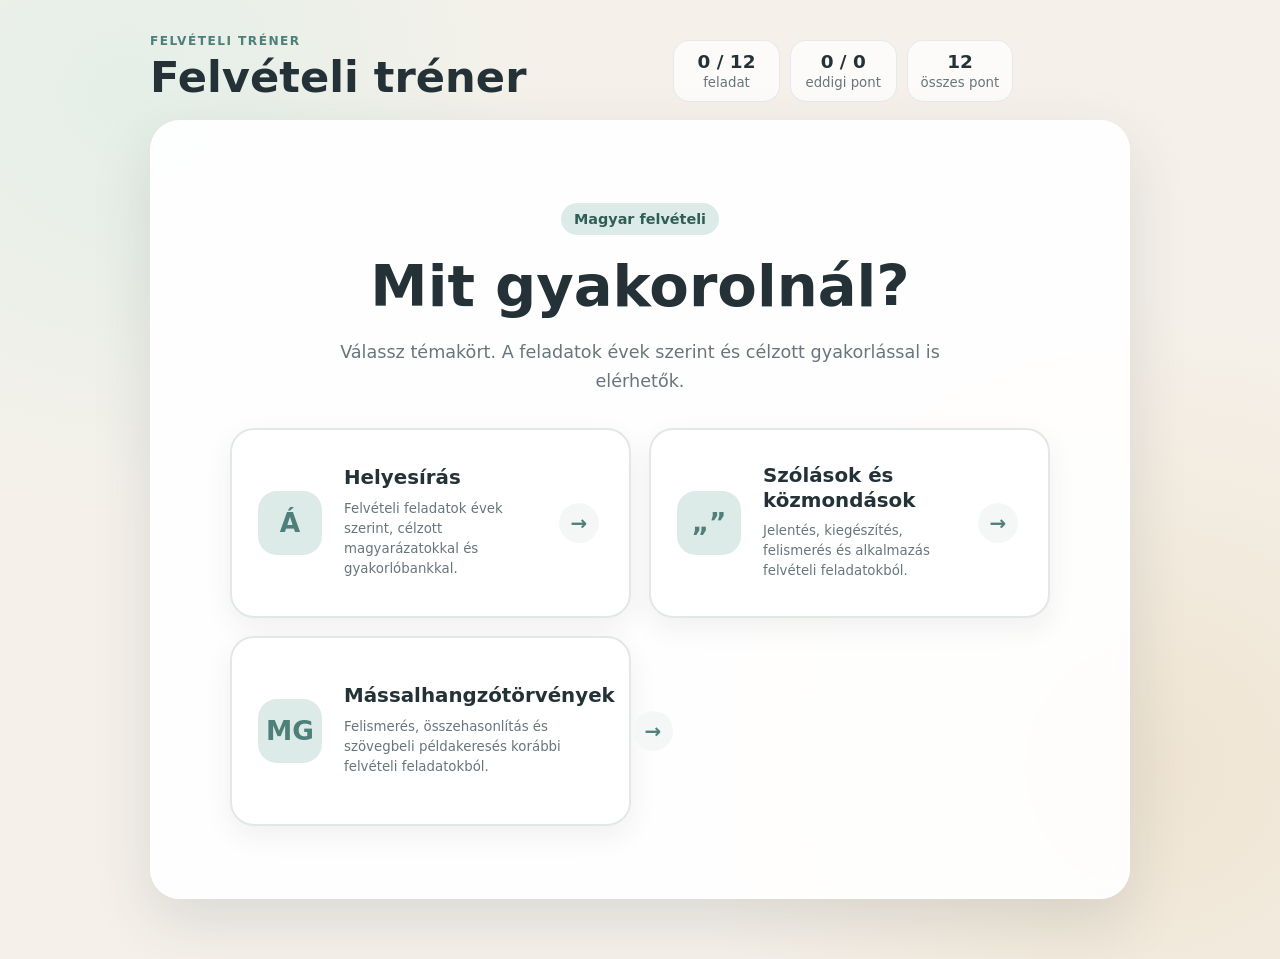
<file: index.html>
<!doctype html>
<html lang="hu">
<head>
  <meta charset="utf-8">
  <meta name="viewport" content="width=device-width, initial-scale=1">
  <title>Felvételi tréner – Helyesírás</title>
  <link rel="stylesheet" href="styles.css">
  <link rel="stylesheet" href="learning.css">
  <link rel="stylesheet" href="practice.css">
  <link rel="stylesheet" href="modules.css">
</head>
<body>
  <div class="app-shell">
    <header class="topbar">
      <div>
        <p class="eyebrow">Felvételi tréner</p>
        <h1>Helyesírás</h1>
      </div>
      <div class="scoreboard" aria-label="Haladás, pontszám és jutalom" hidden>
        <div><span id="progressText">0 / 12</span><small>feladat</small></div>
        <div><span id="scoreText">0 / 0</span><small>eddigi pont</small></div>
        <div><span id="totalText">12</span><small>összes pont</small></div>
      </div>
    </header>

    <div class="progress-track" aria-hidden="true" hidden><div id="progressBar"></div></div>

    <main id="app" class="card" aria-live="polite"></main>
  </div>

  <script src="categories/registry.js"></script>
  <script src="module-router.js"></script>
</body>
</html>
</file>
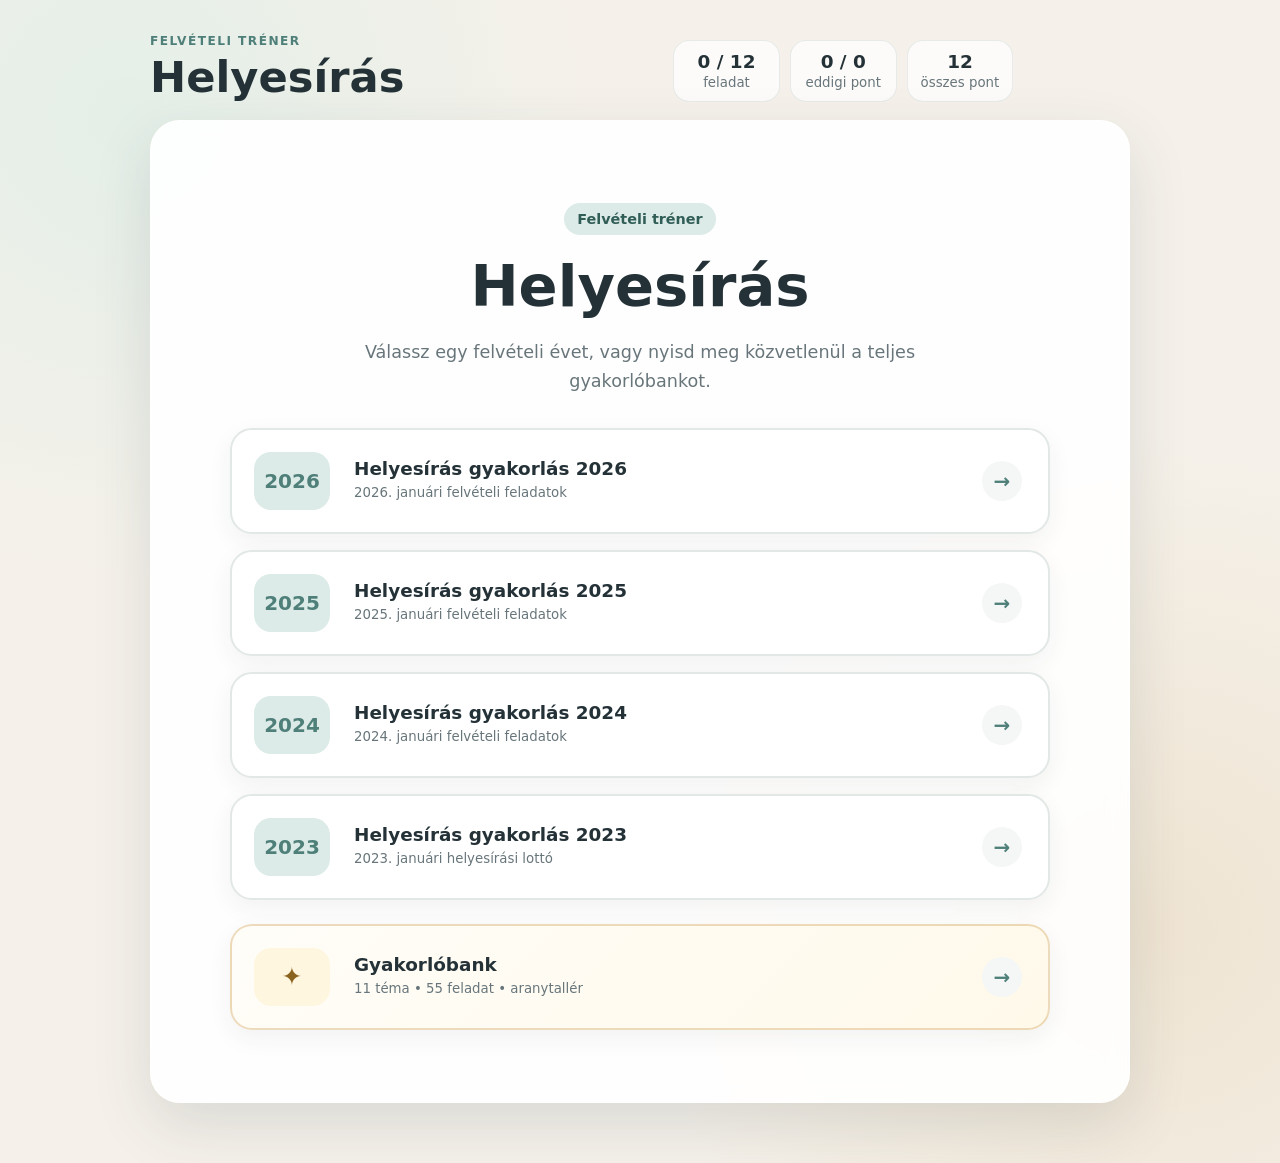
<file: scorm-2025-build/index.html>
<!doctype html>
<html lang="hu">
<head>
  <meta charset="utf-8">
  <meta name="viewport" content="width=device-width, initial-scale=1">
  <title>Felvételi tréner – Helyesírás</title>
  <link rel="stylesheet" href="styles.css">
  <link rel="stylesheet" href="learning.css">
  <link rel="stylesheet" href="practice.css">
  <link rel="stylesheet" href="modules.css">
</head>
<body>
  <div class="app-shell">
    <header class="topbar">
      <div>
        <p class="eyebrow">Felvételi tréner</p>
        <h1>Helyesírás</h1>
      </div>
      <div class="scoreboard" aria-label="Haladás, pontszám és jutalom" hidden>
        <div><span id="progressText">0 / 12</span><small>feladat</small></div>
        <div><span id="scoreText">0 / 0</span><small>eddigi pont</small></div>
        <div><span id="totalText">12</span><small>összes pont</small></div>
      </div>
    </header>

    <div class="progress-track" aria-hidden="true" hidden><div id="progressBar"></div></div>

    <main id="app" class="card" aria-live="polite"></main>
  </div>

  <script src="module-router.js"></script>
</body>
</html>
</file>
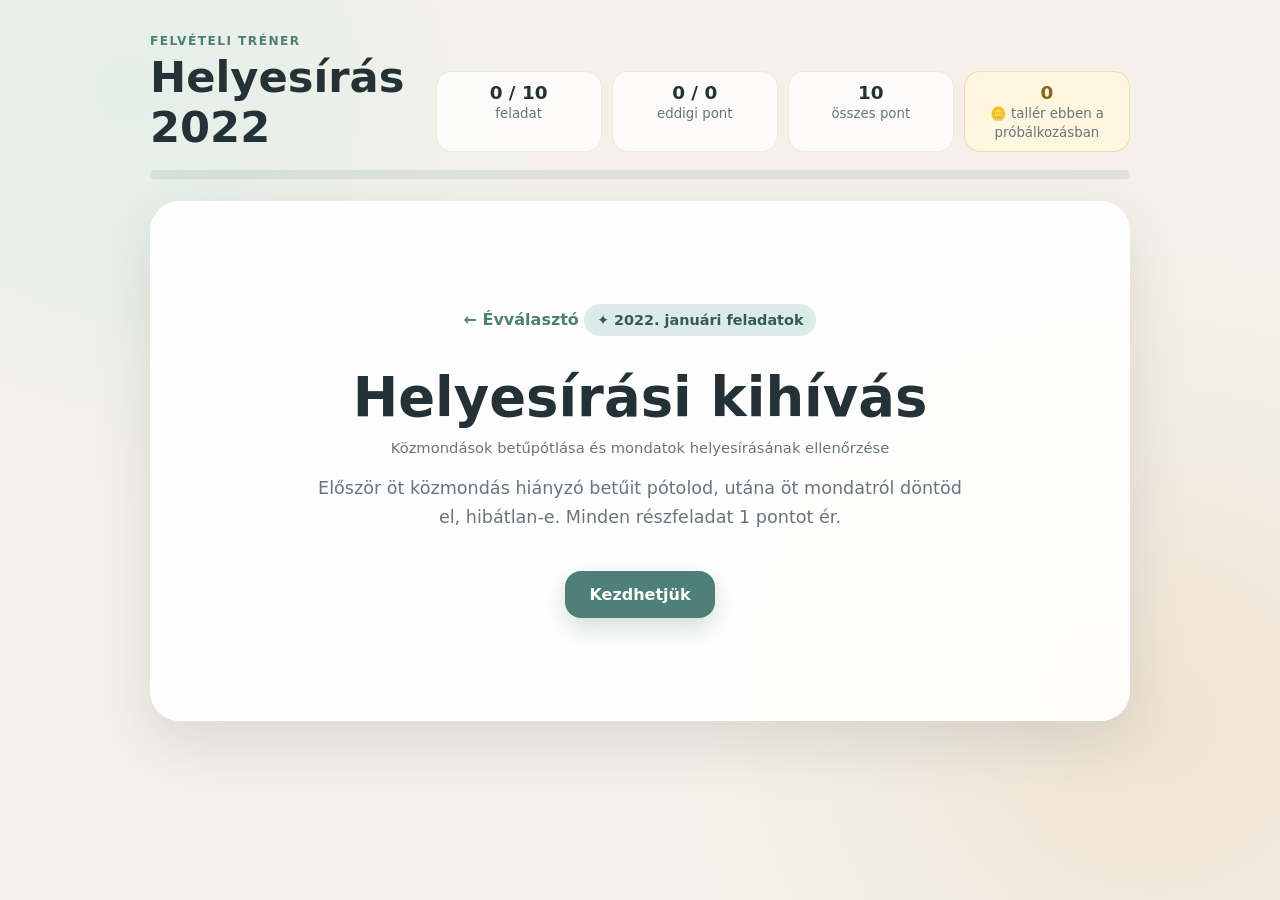
<file: launch-2022.html>
<!doctype html>
<html lang="hu">
<head><meta charset="utf-8"><title>Helyesírás 2022</title></head>
<body>
<script>window.location.replace("index.html?module=2022");</script>
<noscript><a href="index.html?module=2022">Helyesírás 2022 indítása</a></noscript>
</body>
</html>
</file>
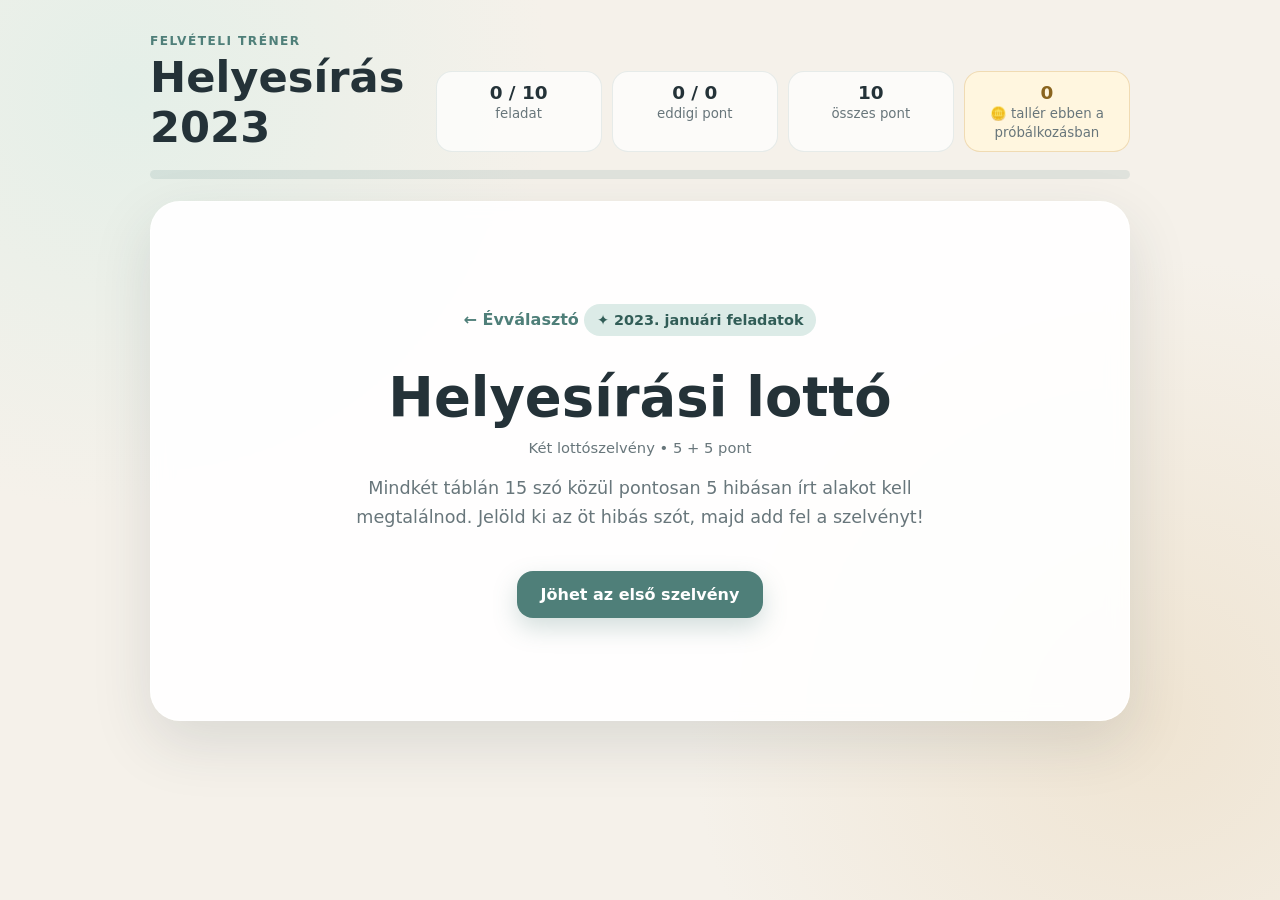
<file: launch-2023.html>
<!doctype html>
<html lang="hu">
<head><meta charset="utf-8"><title>Helyesírás 2023</title></head>
<body>
<script>window.location.replace("index.html?module=2023");</script>
<noscript><a href="index.html?module=2023">Helyesírás 2023 indítása</a></noscript>
</body>
</html>
</file>
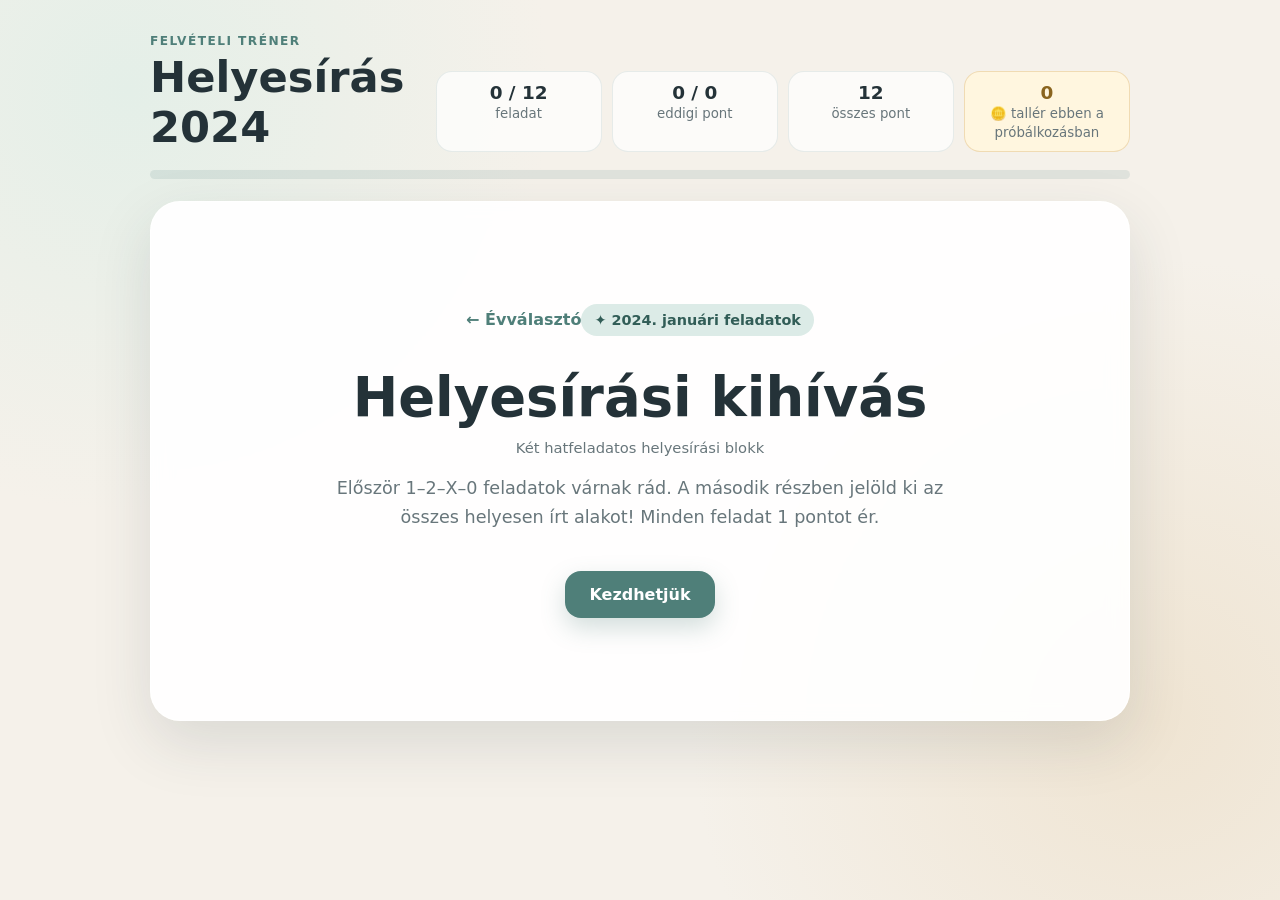
<file: launch-2024.html>
<!doctype html>
<html lang="hu">
<head><meta charset="utf-8"><title>Helyesírás 2024</title></head>
<body>
<script>window.location.replace("index.html?module=2024");</script>
<noscript><a href="index.html?module=2024">Helyesírás 2024 indítása</a></noscript>
</body>
</html>
</file>
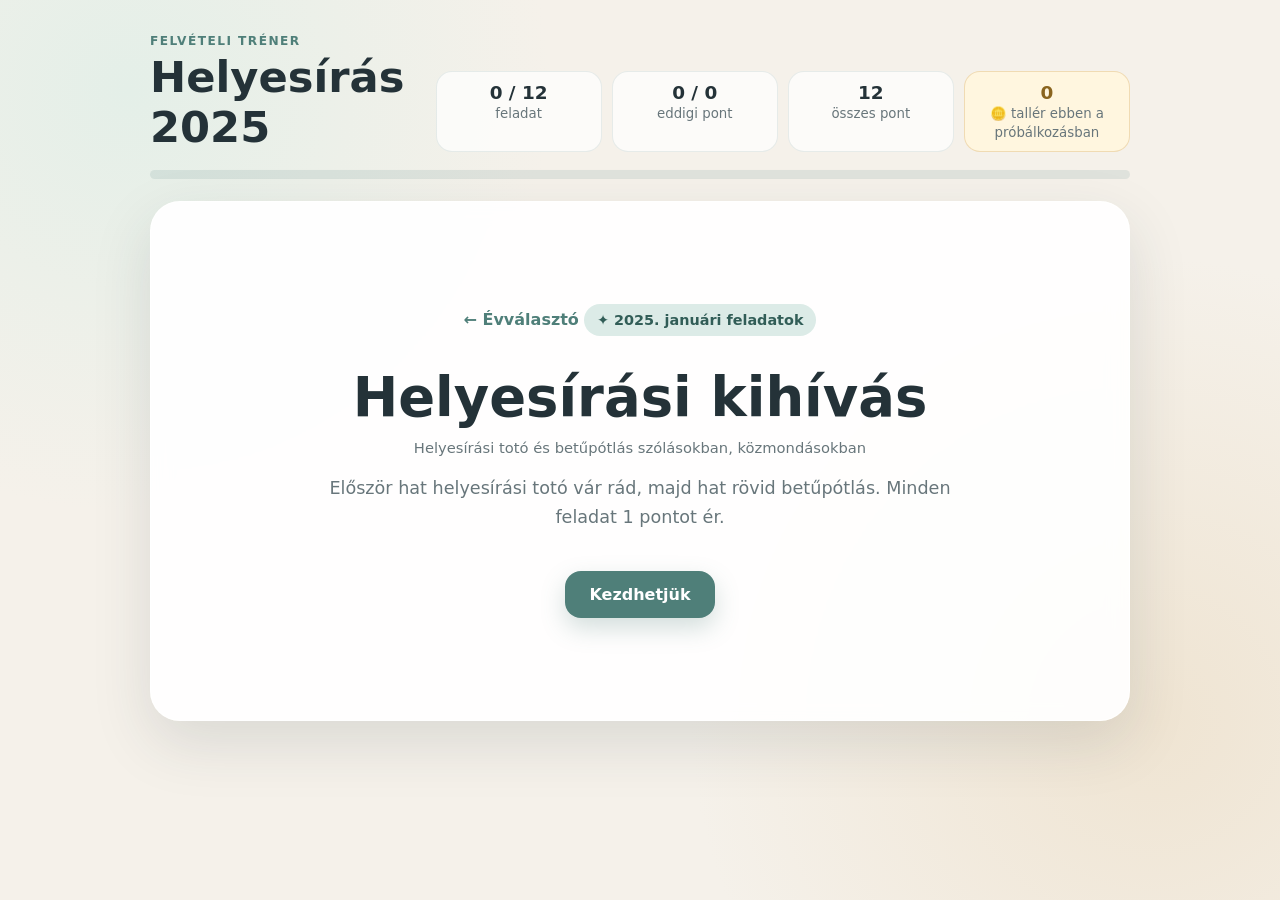
<file: launch-2025.html>
<!doctype html>
<html lang="hu">
<head><meta charset="utf-8"><title>Helyesírás 2025</title></head>
<body>
<script>window.location.replace("index.html?module=2025");</script>
<noscript><a href="index.html?module=2025">Helyesírás 2025 indítása</a></noscript>
</body>
</html>
</file>
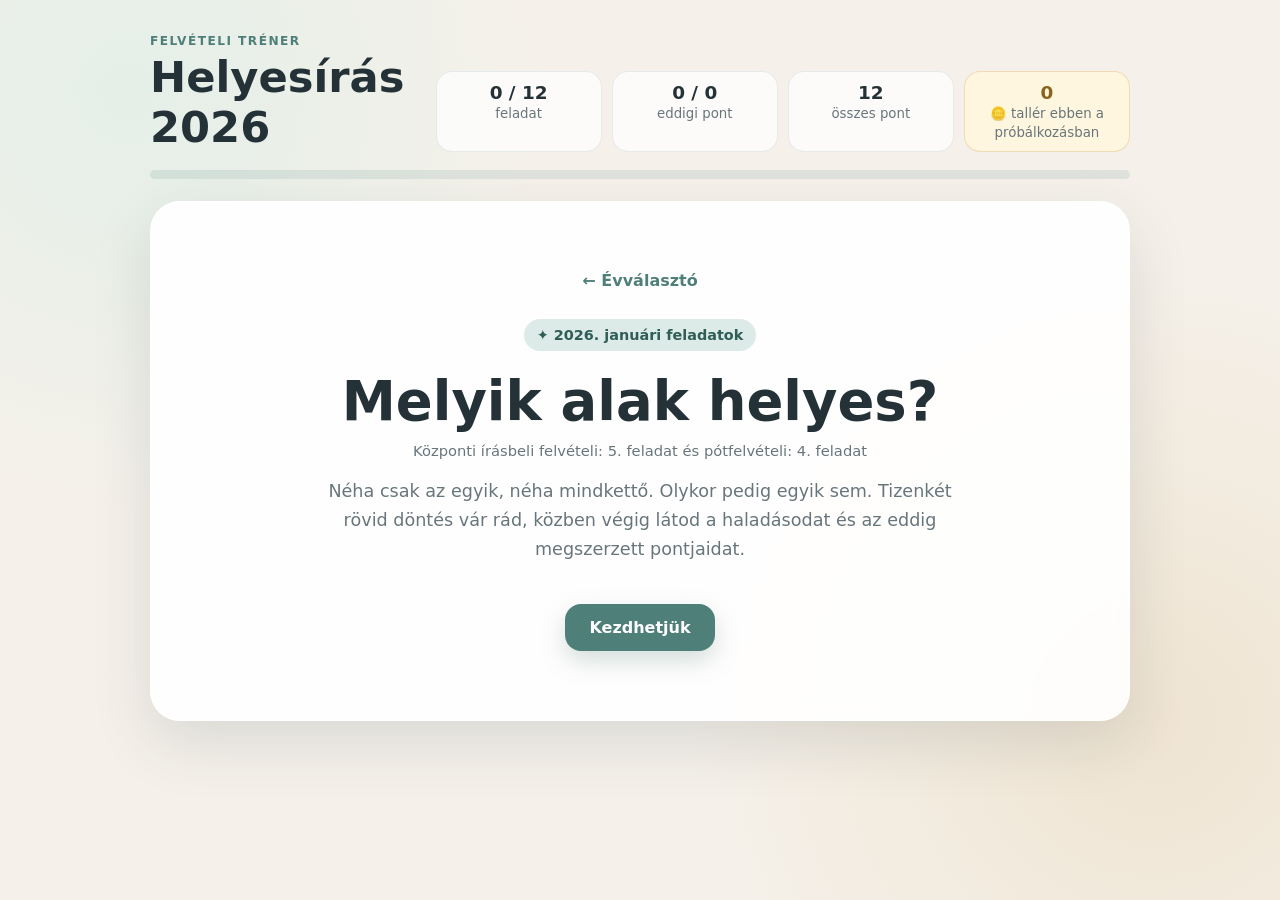
<file: launch-2026.html>
<!doctype html>
<html lang="hu">
<head><meta charset="utf-8"><title>Helyesírás 2026</title></head>
<body>
<script>window.location.replace("index.html?module=2026");</script>
<noscript><a href="index.html?module=2026">Helyesírás 2026 indítása</a></noscript>
</body>
</html>
</file>
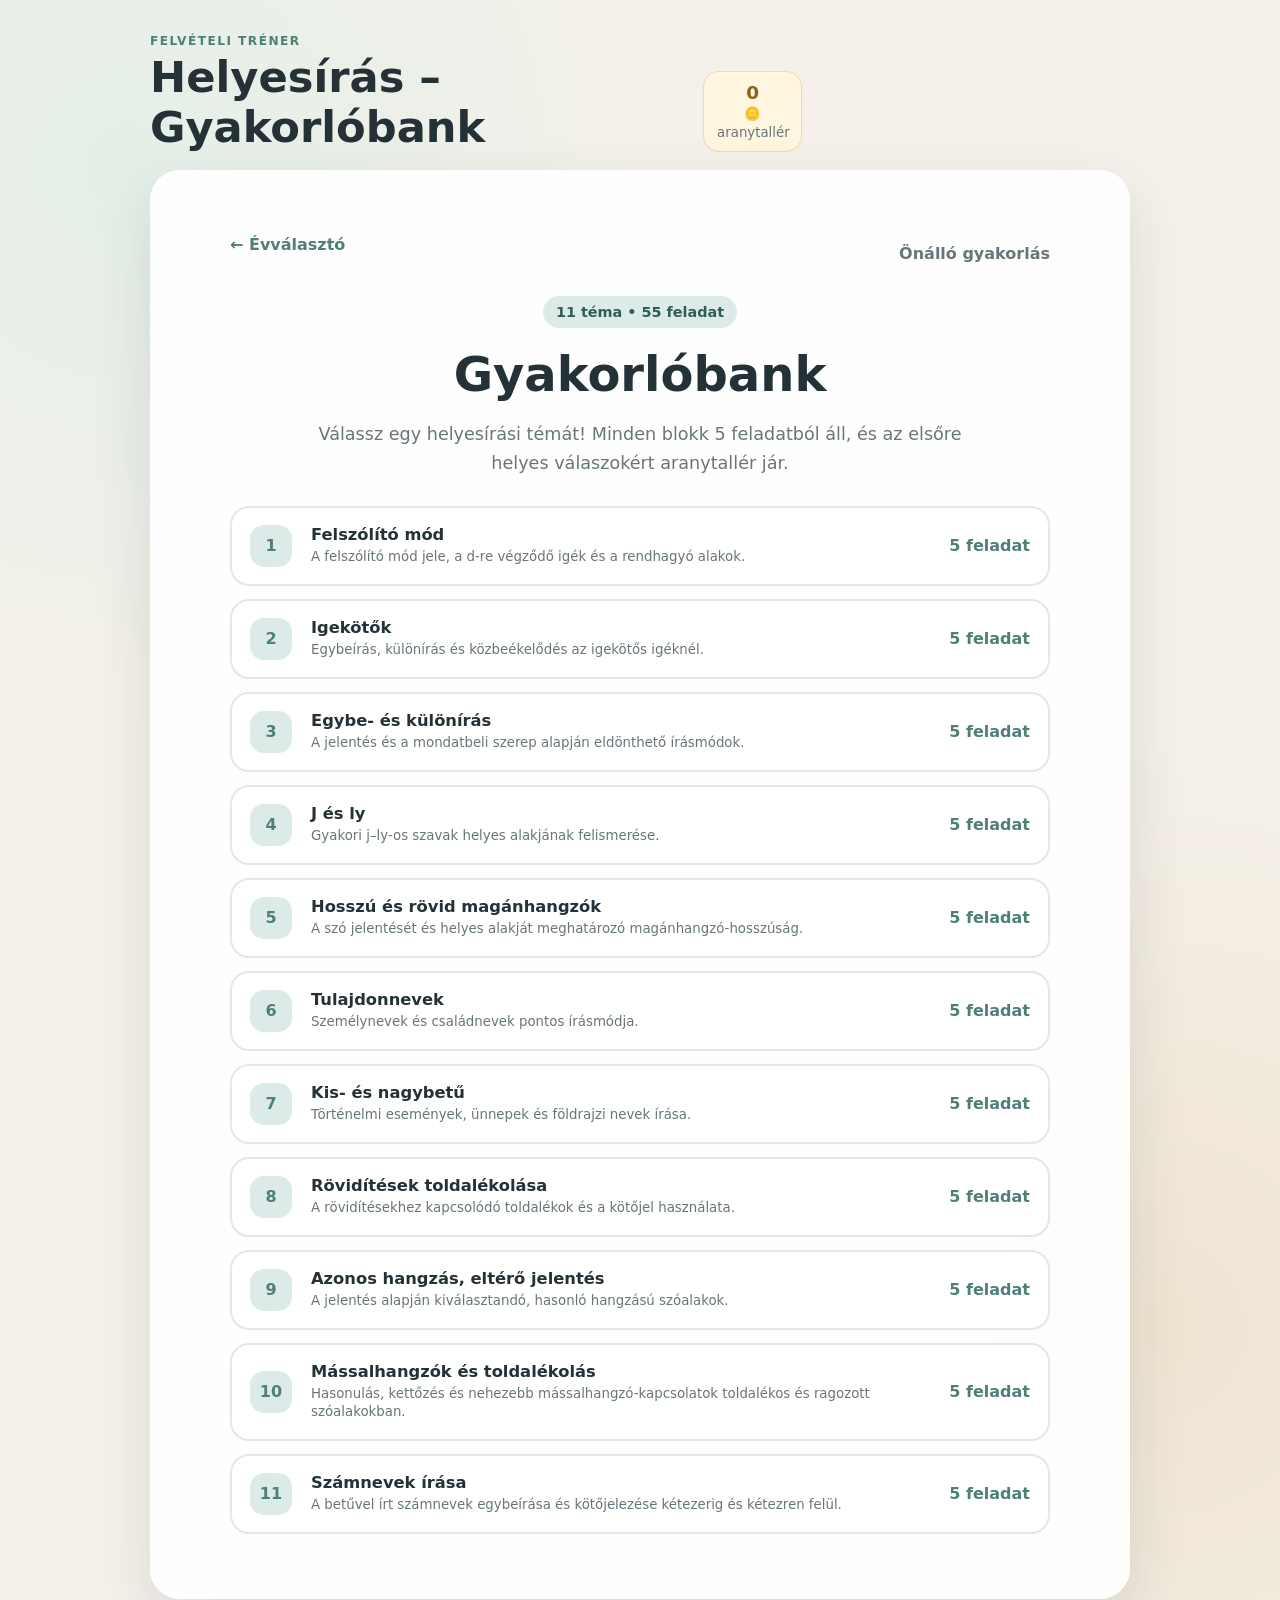
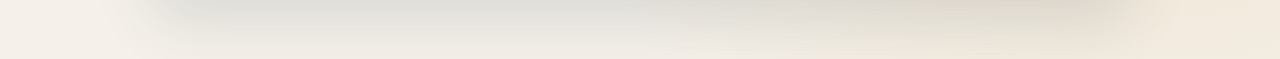
<file: launch-practice.html>
<!doctype html>
<html lang="hu">
<head><meta charset="utf-8"><title>Helyesírási gyakorlóbank</title></head>
<body>
<script>window.location.replace("index.html?module=practice");</script>
<noscript><a href="index.html?module=practice">Helyesírási gyakorlóbank indítása</a></noscript>
</body>
</html>
</file>
<file: styles.css>
:root {
  --bg: #f5f1ea;
  --surface: rgba(255,255,255,.92);
  --ink: #243238;
  --muted: #68767b;
  --accent: #4f7f79;
  --accent-soft: #dcebe7;
  --gold: #c89443;
  --gold-soft: #fff6df;
  --danger: #b85b55;
  --danger-soft: #fff0ed;
  --shadow: 0 22px 60px rgba(41,55,58,.13);
  font-family: Inter, ui-sans-serif, system-ui, -apple-system, BlinkMacSystemFont, "Segoe UI", sans-serif;
}
* { box-sizing: border-box; }
body {
  margin: 0;
  min-height: 100vh;
  color: var(--ink);
  background:
    radial-gradient(circle at 10% 10%, #e4efe8 0, transparent 30%),
    radial-gradient(circle at 90% 80%, #efe4d2 0, transparent 34%),
    var(--bg);
}
button { font: inherit; }
.app-shell { width: min(980px, calc(100% - 32px)); margin: 0 auto; padding: 34px 0 60px; }
.topbar { display: flex; justify-content: space-between; gap: 24px; align-items: end; margin-bottom: 18px; }
.eyebrow { margin: 0 0 4px; color: var(--accent); font-weight: 800; text-transform: uppercase; letter-spacing: .12em; font-size: .76rem; }
h1 { margin: 0; font-size: clamp(1.8rem, 4vw, 2.7rem); }
.scoreboard { display: grid; grid-template-columns: repeat(3, minmax(92px,1fr)); gap: 10px; }
.scoreboard div { background: rgba(255,255,255,.7); border: 1px solid rgba(79,127,121,.13); border-radius: 16px; padding: 10px 13px; text-align: center; }
.scoreboard span { display: block; font-weight: 850; font-size: 1.15rem; }
.scoreboard small { color: var(--muted); }
.progress-track { height: 9px; background: rgba(79,127,121,.13); border-radius: 999px; overflow: hidden; margin-bottom: 22px; }
.progress-track div { width: 0; height: 100%; background: linear-gradient(90deg, var(--accent), #7ca69d); border-radius: inherit; transition: width .28s ease; }
.card { min-height: 520px; background: var(--surface); border: 1px solid rgba(255,255,255,.85); border-radius: 30px; box-shadow: var(--shadow); padding: clamp(28px, 6vw, 64px); backdrop-filter: blur(10px); }
.hero { display: grid; place-items: center; text-align: center; min-height: 390px; }
.hero-inner { max-width: 650px; }
.badge { display: inline-flex; align-items: center; gap: 8px; background: var(--accent-soft); color: #315d57; border-radius: 999px; padding: 8px 13px; font-weight: 750; font-size: .9rem; }
.hero h2, .question h2, .result h2 { font-size: clamp(2rem, 5vw, 3.4rem); margin: 22px 0 14px; line-height: 1.06; }
.lead { color: var(--muted); font-size: 1.1rem; line-height: 1.65; }
.source-note, .task-source { color: var(--muted); font-size: .92rem; }
.source-note { margin: -2px 0 18px; }
.task-source { margin: 16px 0 0; text-align: center; }
.primary, .secondary, .answer, .nav-btn { border: 0; border-radius: 16px; cursor: pointer; transition: transform .16s ease, box-shadow .16s ease, background .16s ease; }
.primary { margin-top: 22px; padding: 14px 24px; background: var(--accent); color: white; font-weight: 800; box-shadow: 0 10px 25px rgba(79,127,121,.25); }
.secondary { padding: 14px 24px; background: #edf1ef; color: var(--ink); font-weight: 800; }
.primary:hover, .answer:hover, .nav-btn:hover, .secondary:hover { transform: translateY(-2px); }
.question-head { display: flex; justify-content: space-between; gap: 16px; color: var(--muted); font-weight: 700; }
.question { text-align: center; }
.question h2 { font-size: clamp(1.65rem, 4vw, 2.6rem); margin-top: 34px; }
.word-pair { display: grid; grid-template-columns: 1fr 1fr; gap: 18px; margin: 34px 0 26px; }
.word { min-height: 118px; display: grid; place-items: center; padding: 20px; border-radius: 22px; background: #fbfaf7; border: 2px solid #ebe7df; font-size: clamp(1.35rem, 3vw, 2rem); font-weight: 800; }
.answers { display: grid; grid-template-columns: repeat(2, 1fr); gap: 12px; }
.answer { padding: 15px 16px; background: #edf3f1; color: var(--ink); font-weight: 800; border: 2px solid transparent; display: flex; align-items: center; justify-content: center; gap: 10px; }
.answer-symbol, .answer-code { display: inline-grid; place-items: center; width: 30px; height: 30px; border-radius: 9px; background: rgba(79,127,121,.11); color: var(--accent); font-weight: 900; flex: 0 0 auto; }
.answer.selected { background: var(--accent); color: white; box-shadow: 0 10px 24px rgba(79,127,121,.22); }
.answer.selected .answer-symbol { background: rgba(255,255,255,.2); color: white; }
.navigation { margin-top: 28px; display: flex; justify-content: space-between; gap: 12px; }
.nav-btn { padding: 12px 18px; background: transparent; color: var(--accent); font-weight: 800; }
.nav-btn.next { background: var(--accent); color: white; }
.nav-btn:disabled { opacity: .35; cursor: not-allowed; transform: none; }
.midpoint { text-align: center; display: grid; place-items: center; min-height: 370px; }
.result { text-align: center; }
.result-score { width: 170px; height: 170px; border-radius: 50%; display: grid; place-items: center; margin: 25px auto; background: var(--accent-soft); border: 10px solid rgba(79,127,121,.13); }
.result-score strong { display: block; font-size: 2.5rem; }
.result-score span { color: var(--muted); }
.focus-block { margin: 28px auto 0; max-width: 720px; }
.focus-block p { margin: 0 0 14px; color: var(--muted); font-weight: 750; }
.tag-list { display: flex; flex-wrap: wrap; justify-content: center; gap: 10px; }
.topic-tag { display: inline-flex; align-items: center; min-height: 38px; padding: 8px 14px; border-radius: 999px; background: var(--gold-soft); color: #725426; border: 1px solid rgba(200,148,67,.23); font-weight: 800; }
.result-actions { display: flex; justify-content: center; flex-wrap: wrap; gap: 12px; margin-top: 28px; }
.result-actions .primary { margin-top: 0; }
.review-screen { max-width: 820px; margin: 0 auto; }
.review-toolbar { display: flex; align-items: center; justify-content: space-between; color: var(--muted); font-weight: 800; }
.review-status { display: flex; align-items: center; gap: 14px; margin: 20px 0; padding: 16px 18px; border-radius: 18px; text-align: left; }
.review-status.correct { background: var(--accent-soft); }
.review-status.wrong { background: var(--danger-soft); }
.status-icon { display: grid; place-items: center; width: 42px; height: 42px; border-radius: 50%; background: white; font-size: 1.3rem; font-weight: 900; }
.review-status.correct .status-icon { color: var(--accent); }
.review-status.wrong .status-icon { color: var(--danger); }
.review-status strong, .review-status span { display: block; }
.review-status span { margin-top: 3px; color: var(--muted); }
.review-words { display: grid; grid-template-columns: 1fr 1fr; gap: 14px; }
.review-word { min-height: 110px; padding: 20px; border-radius: 20px; background: #fbfaf7; border: 2px solid #ebe7df; display: grid; place-items: center; text-align: center; }
.review-word small { color: var(--muted); }
.review-word strong { font-size: clamp(1.3rem, 3vw, 1.9rem); }
.answer-comparison { display: grid; grid-template-columns: 1fr 1fr; gap: 14px; margin-top: 16px; text-align: left; }
.answer-comparison > div { padding: 18px; border-radius: 18px; background: #f7f6f2; }
.answer-comparison small { display: block; color: var(--muted); margin-bottom: 9px; }
.answer-comparison strong { display: flex; align-items: center; gap: 10px; line-height: 1.35; }
.correct-answer-box { border: 2px solid rgba(79,127,121,.18); background: #f1f7f5 !important; }
.correct-answer-box em { display: block; margin-top: 10px; color: var(--muted); font-size: .85rem; }
.short-explanation { margin-top: 18px; padding: 20px; border-radius: 18px; background: var(--gold-soft); text-align: left; }
.short-explanation h3, .learning-content h3 { margin: 0 0 8px; }
.short-explanation p, .learning-content p { margin: 0; line-height: 1.65; }
.learning-card { margin-top: 16px; border: 1px solid rgba(79,127,121,.18); border-radius: 18px; overflow: hidden; background: #fbfdfc; text-align: left; }
.learning-card summary { padding: 17px 20px; cursor: pointer; font-weight: 850; color: var(--accent); }
.learning-content { padding: 0 20px 20px; }
.remember-box { margin-top: 16px; padding: 16px; border-radius: 14px; background: var(--accent-soft); }
.remember-box strong, .remember-box span { display: block; }
.remember-box span { margin-top: 5px; line-height: 1.55; }
.review-navigation { display: grid; grid-template-columns: auto 1fr auto; gap: 14px; align-items: center; margin-top: 24px; }
.review-dots { display: flex; flex-wrap: wrap; justify-content: center; gap: 7px; }
.review-dot { width: 13px; height: 13px; padding: 0; border: 0; border-radius: 50%; cursor: pointer; background: #ccd4d1; }
.review-dot.correct { background: #8ab0a8; }
.review-dot.wrong { background: #d58d86; }
.review-dot.active { outline: 3px solid rgba(36,50,56,.18); outline-offset: 3px; }
@media (max-width: 720px) {
  .app-shell { width: min(100% - 20px, 980px); padding-top: 18px; }
  .topbar { align-items: stretch; flex-direction: column; }
  .scoreboard { grid-template-columns: repeat(3, 1fr); }
  .scoreboard div { padding: 8px 5px; }
  .scoreboard small { font-size: .68rem; }
  .card { padding: 25px 18px; border-radius: 23px; min-height: 500px; }
  .word-pair, .answers, .review-words, .answer-comparison { grid-template-columns: 1fr; }
  .word { min-height: 82px; }
  .review-navigation { grid-template-columns: 1fr 1fr; }
  .review-dots { grid-column: 1 / -1; grid-row: 1; }
  .review-navigation .nav-btn:first-child { justify-self: start; }
  .review-navigation .nav-btn:last-child { justify-self: end; }
}
</file>
<file: learning.css>
.learning-content > h3 {
  margin-bottom: 18px;
  font-size: clamp(1.35rem, 3vw, 1.8rem);
}

.learning-comparison {
  display: grid;
  grid-template-columns: 1fr 1fr;
  gap: 16px;
}

.learning-side {
  padding: 20px;
  border-radius: 20px;
  background: #fff;
  border: 2px solid rgba(79,127,121,.16);
}

.learning-side:nth-child(2) {
  border-color: rgba(200,148,67,.30);
}

.learning-word {
  font-size: clamp(2rem, 5vw, 3rem);
  line-height: 1;
  font-weight: 900;
  color: var(--accent);
}

.learning-side:nth-child(2) .learning-word {
  color: #c76d21;
}

.learning-subtitle {
  display: inline-flex;
  margin-top: 10px;
  padding: 6px 11px;
  border-radius: 999px;
  background: var(--accent-soft);
  color: #315d57;
  font-weight: 800;
  font-size: .9rem;
}

.learning-side:nth-child(2) .learning-subtitle {
  background: #fff0df;
  color: #985319;
}

.learning-examples {
  margin-top: 16px;
  display: grid;
  gap: 9px;
}

.learning-example {
  display: flex;
  align-items: flex-start;
  gap: 9px;
  margin: 0 !important;
  padding: 10px 12px;
  border-radius: 12px;
  background: #f8f8f5;
}

.learning-example span {
  display: inline-grid;
  place-items: center;
  width: 24px;
  height: 24px;
  flex: 0 0 auto;
  border-radius: 50%;
  color: white;
  font-weight: 900;
}

.learning-example.good span { background: #3c9a68; }
.learning-example.bad span { background: var(--danger); }

.rule-panel,
.counter-panel,
.irregular-panel {
  margin-top: 16px;
  padding: 18px;
  border-radius: 18px;
}

.rule-panel {
  background: var(--accent-soft);
  border: 1px solid rgba(79,127,121,.18);
}

.counter-panel {
  background: #edf4fb;
  border: 1px solid rgba(65,112,158,.16);
}

.irregular-panel {
  background: var(--gold-soft);
  border: 1px solid rgba(200,148,67,.23);
}

.rule-panel h4,
.counter-panel h4,
.irregular-panel h4 {
  margin: 0 0 8px;
  font-size: 1.05rem;
}

.rule-panel p,
.counter-panel p {
  margin: 0;
  line-height: 1.6;
}

.formula {
  margin-top: 14px;
  padding: 12px 16px;
  border-radius: 14px;
  background: white;
  text-align: center;
  font-size: clamp(1.35rem, 3vw, 1.8rem);
  font-weight: 900;
  letter-spacing: .02em;
}

.irregular-list {
  display: flex;
  flex-wrap: wrap;
  gap: 8px;
}

.irregular-list span {
  padding: 8px 12px;
  border-radius: 999px;
  background: white;
  color: #6f5223;
  font-weight: 850;
}

.visual-summary {
  margin-top: 16px;
  border: 1px solid rgba(79,127,121,.18);
  border-radius: 18px;
  overflow: hidden;
  background: white;
}

.visual-summary summary {
  padding: 16px 18px;
  cursor: pointer;
  color: var(--accent);
  font-weight: 850;
}

.visual-summary img {
  display: block;
  width: min(100%, 720px);
  height: auto;
  margin: 0 auto;
  padding: 0 14px 14px;
  border-radius: 20px;
}

@media (max-width: 720px) {
  .learning-comparison {
    grid-template-columns: 1fr;
  }

  .learning-side {
    padding: 16px;
  }
}
</file>
<file: practice.css>
.practice-offer {
  display: flex;
  align-items: flex-start;
  gap: 16px;
  max-width: 720px;
  margin: 26px auto 0;
  padding: 20px;
  border-radius: 20px;
  background: #f1f7f5;
  border: 1px solid rgba(79,127,121,.18);
  text-align: left;
}
.practice-offer h3, .practice-offer p { margin: 0; }
.practice-offer p { margin-top: 6px; color: var(--muted); line-height: 1.55; }
.practice-icon { display: grid; place-items: center; width: 46px; height: 46px; flex: 0 0 auto; border-radius: 15px; background: var(--accent); color: white; font-size: 1.35rem; }

.scoreboard { grid-template-columns: repeat(4, minmax(88px, 1fr)); }
.coin-box { background: var(--gold-soft) !important; border-color: rgba(200,148,67,.28) !important; }
.coin-box span { color: #8a641e; }

.practice-hub { max-width: 820px; margin: 0 auto; }
.practice-hub-head { text-align: center; margin: 24px auto 28px; max-width: 690px; }
.practice-hub-head h2 { margin: 18px 0 10px; font-size: clamp(2rem, 5vw, 3rem); }
.practice-topic-grid { display: grid; gap: 13px; }
.practice-topic-card {
  width: 100%;
  display: grid;
  grid-template-columns: 46px 1fr auto;
  gap: 15px;
  align-items: center;
  padding: 17px 18px;
  border: 2px solid #e2e8e5;
  border-radius: 19px;
  background: #fff;
  color: var(--ink);
  text-align: left;
  font: inherit;
  cursor: pointer;
  transition: transform .16s ease, border-color .16s ease, box-shadow .16s ease;
}
.practice-topic-card:hover { transform: translateY(-2px); border-color: var(--accent); box-shadow: 0 10px 22px rgba(79,127,121,.12); }
.practice-topic-card.completed { background: #f1f7f5; border-color: rgba(79,127,121,.3); }
.topic-order { display: grid; place-items: center; width: 42px; height: 42px; border-radius: 14px; background: var(--accent-soft); color: var(--accent); font-weight: 900; }
.topic-card-copy strong, .topic-card-copy small { display: block; }
.topic-card-copy strong { font-size: 1.02rem; }
.topic-card-copy small { margin-top: 4px; color: var(--muted); line-height: 1.4; }
.topic-card-score { color: var(--accent); font-weight: 850; white-space: nowrap; }
.all-topics { margin-top: 22px; padding: 15px 17px; border-radius: 17px; background: #f7f6f2; }
.all-topics summary { cursor: pointer; color: var(--accent); font-weight: 850; }
.topic-shortcuts { margin-top: 14px; justify-content: flex-start; }
.topic-shortcut { border: 1px solid rgba(200,148,67,.23); cursor: pointer; font: inherit; }

.practice-screen { max-width: 760px; margin: 0 auto; text-align: center; }
.practice-screen h2 { margin: 22px 0; font-size: clamp(1.7rem,4vw,2.5rem); }
.practice-topic { margin-top: 24px; }
.practice-options { display: grid; gap: 13px; margin-top: 24px; }
.practice-option {
  width: 100%;
  padding: 18px 20px;
  border: 2px solid #e4e8e5;
  border-radius: 17px;
  background: white;
  color: var(--ink);
  font: inherit;
  font-weight: 800;
  cursor: pointer;
  transition: transform .16s ease, border-color .16s ease, background .16s ease;
}
.practice-option:hover:not(:disabled) { transform: translateY(-2px); border-color: var(--accent); }
.practice-option.correct { background: var(--accent-soft); border-color: #76a99d; }
.practice-option.wrong { background: var(--danger-soft); border-color: #d58d86; }
.practice-option:disabled { cursor: default; color: var(--ink); }
.practice-feedback { display: flex; align-items: center; gap: 15px; margin-top: 18px; padding: 18px; border-radius: 17px; text-align: left; }
.practice-feedback.correct { background: var(--accent-soft); }
.practice-feedback.wrong { background: var(--danger-soft); }
.practice-feedback-icon,
.status-icon {
  position: relative;
  display: flex !important;
  align-items: center !important;
  justify-content: center !important;
  width: 46px;
  height: 46px;
  min-width: 46px;
  padding: 0 !important;
  border-radius: 50%;
  background: white;
  font-size: 0 !important;
  line-height: 1 !important;
  overflow: hidden;
}
.practice-feedback-icon::before,
.status-icon::before {
  display: block;
  font-family: Arial, Helvetica, sans-serif;
  font-size: 25px;
  font-weight: 400;
  line-height: 1;
  transform: translateY(-1px);
}
.practice-feedback.correct .practice-feedback-icon::before,
.review-status.correct .status-icon::before { content: "✓"; color: var(--accent); }
.practice-feedback.wrong .practice-feedback-icon::before,
.review-status.wrong .status-icon::before { content: "×"; color: var(--danger); }
.practice-feedback strong { display: block; margin-bottom: 5px; }
.practice-feedback p { margin: 0; line-height: 1.55; }
.coin-earned { margin-top: 8px !important; color: #8a641e; font-weight: 850; }
.result-score.small { width: 150px; height: 150px; }
.coin-summary {
  display: inline-flex;
  align-items: center;
  gap: 13px;
  margin: 2px auto 20px;
  padding: 14px 18px;
  border-radius: 18px;
  background: var(--gold-soft);
  border: 1px solid rgba(200,148,67,.28);
  text-align: left;
}
.coin-summary-icon { font-size: 2rem; }
.coin-summary strong, .coin-summary span { display: block; }
.coin-summary strong { color: #725426; font-size: 1.08rem; }
.coin-summary span { margin-top: 3px; color: var(--muted); font-size: .9rem; }
.scorm-attempt-notice {
  max-width: 720px;
  margin: 18px auto 0;
  padding: 16px 18px;
  border-radius: 17px;
  background: #eef4fb;
  border: 1px solid rgba(61, 104, 148, .18);
  text-align: left;
}
.scorm-attempt-notice strong,
.scorm-attempt-notice span { display: block; }
.scorm-attempt-notice strong { color: #315f87; }
.scorm-attempt-notice span { margin-top: 5px; color: var(--muted); line-height: 1.55; }

@media (max-width: 720px) {
  .scoreboard { grid-template-columns: repeat(2, 1fr); }
  .practice-offer { align-items: flex-start; padding: 16px; }
  .practice-icon { width: 40px; height: 40px; }
  .practice-topic-card { grid-template-columns: 42px 1fr; }
  .topic-card-score { grid-column: 2; }
}
</file>
<file: modules.css>
.module-launcher {
  max-width: 820px;
  margin: 0 auto;
  padding: 18px 0 8px;
}

.module-launcher-head {
  max-width: 650px;
  margin: 0 auto 32px;
  text-align: center;
}

.module-launcher-head h2 {
  margin: 18px 0 10px;
  font-size: clamp(2.2rem, 6vw, 3.6rem);
}

.module-grid {
  display: grid;
  gap: 16px;
}

.module-card {
  display: grid;
  grid-template-columns: 82px 1fr 44px;
  align-items: center;
  gap: 18px;
  padding: 22px;
  border: 2px solid #e2e8e5;
  border-radius: 22px;
  background: #fff;
  color: var(--ink);
  text-decoration: none;
  box-shadow: 0 8px 24px rgba(35, 56, 52, .06);
  transition: transform .16s ease, border-color .16s ease, box-shadow .16s ease;
}

.module-card:hover {
  transform: translateY(-2px);
  border-color: var(--accent);
  box-shadow: 0 14px 30px rgba(79, 127, 121, .12);
}

.module-year {
  display: grid;
  place-items: center;
  width: 76px;
  height: 58px;
  border-radius: 17px;
  background: var(--accent-soft);
  color: var(--accent);
  font-size: 1.25rem;
  font-weight: 900;
}

.module-copy strong,
.module-copy small {
  display: block;
}

.module-copy strong {
  font-size: 1.15rem;
}

.module-copy small {
  margin-top: 5px;
  color: var(--muted);
  line-height: 1.4;
}

.module-arrow {
  display: grid;
  place-items: center;
  width: 40px;
  height: 40px;
  border-radius: 50%;
  background: #f5f7f6;
  color: var(--accent);
  font-size: 1.25rem;
  font-weight: 900;
}

.practice-bank-card {
  margin-top: 8px;
  border-color: rgba(200,148,67,.32);
  background: linear-gradient(135deg, #fffdf8, #fff9ea);
}

.practice-bank-card:hover {
  border-color: var(--gold);
  box-shadow: 0 14px 30px rgba(200,148,67,.14);
}

.practice-bank-icon {
  background: var(--gold-soft);
  color: #8a641e;
  font-size: 1.55rem;
}

.module-return,
.global-year-back {
  display: inline-block;
  margin-bottom: 18px;
  color: var(--accent);
  font-weight: 800;
  text-decoration: none;
}

.global-year-back:hover,
.module-return:hover {
  text-decoration: underline;
}

.module-back-link {
  display: inline-flex;
  align-items: center;
  justify-content: center;
  text-decoration: none;
}

.fill-question {
  text-align: center;
}

.fill-instruction,
.fill-hint {
  color: var(--muted);
}

.fill-instruction {
  margin: -10px 0 22px;
}

.fill-sentence {
  margin: 32px auto 18px;
  padding: 30px 24px;
  border-radius: 20px;
  background: #f7f6f2;
  font-size: clamp(1.45rem, 4vw, 2.25rem);
  font-weight: 800;
  line-height: 1.65;
  text-align: center;
}

.locked-fill-sentence {
  display: block;
}

.fill-prefix,
.fill-suffix,
.fill-word {
  vertical-align: middle;
}

.fill-word {
  display: inline-flex;
  align-items: baseline;
  white-space: nowrap;
  margin: 0 2px;
}

.fill-input {
  width: 70px;
  min-width: 58px;
  margin: 0 3px;
  padding: 4px 7px 5px;
  border: 0;
  border-bottom: 3px solid var(--accent);
  outline: none;
  background: white;
  color: var(--ink);
  font: inherit;
  font-weight: 900;
  text-align: center;
  border-radius: 8px 8px 3px 3px;
}

.fill-input[data-chars="1"] { width: 58px; }
.fill-input[data-chars="2"] { width: 72px; }
.fill-input[data-chars="3"] { width: 88px; }

.fill-input:focus {
  box-shadow: 0 0 0 4px rgba(79, 127, 121, .12);
}

.fill-input:disabled {
  opacity: 1;
  color: var(--ink);
  background: #eef3f1;
}

.fill-submit-row {
  display: flex;
  justify-content: center;
  margin: 18px 0 4px;
}

.fill-submit {
  min-width: 190px;
}

.fill-review-word {
  margin: 18px 0;
  padding: 20px;
  border-radius: 18px;
  background: #f7f6f2;
  text-align: center;
}

.fill-review-word small,
.fill-review-word strong {
  display: block;
}

.fill-review-word small {
  color: var(--muted);
  margin-bottom: 7px;
}

.fill-review-word strong {
  font-size: 1.3rem;
}

.multi-pair {
  display: grid;
  grid-template-columns: 1fr 1fr;
  gap: 18px;
  margin: 34px 0 22px;
}

.multi-choice {
  width: 100%;
  border: 2px solid #ebe7df;
  cursor: pointer;
  font: inherit;
  color: var(--ink);
  transition: transform .16s ease, border-color .16s ease, background .16s ease, box-shadow .16s ease;
}

.multi-choice:hover:not(:disabled) {
  transform: translateY(-2px);
  border-color: var(--accent);
}

.multi-choice.selected {
  background: var(--accent);
  color: white;
  border-color: var(--accent);
  box-shadow: 0 10px 24px rgba(79,127,121,.22);
}

.multi-choice:disabled {
  cursor: default;
  opacity: 1;
}

.lotto-screen {
  text-align: center;
}

.lotto-screen h2,
.lotto-review h2 {
  margin: 24px 0 8px;
  font-size: clamp(1.8rem, 4vw, 2.7rem);
}

.lotto-lead {
  margin-top: 0;
}

.lotto-grid {
  display: grid;
  grid-template-columns: repeat(3, 1fr);
  gap: 10px;
  margin: 26px 0 20px;
}

.lotto-cell {
  position: relative;
  min-height: 92px;
  display: flex;
  align-items: center;
  justify-content: center;
  gap: 8px;
  padding: 18px 12px;
  border: 2px solid #e3e7e4;
  border-radius: 16px;
  background: #fff;
  color: var(--ink);
  font: inherit;
  cursor: pointer;
  transition: transform .16s ease, border-color .16s ease, background .16s ease, box-shadow .16s ease;
}

.lotto-cell strong {
  font-size: clamp(1.05rem, 2.5vw, 1.35rem);
}

.lotto-number {
  color: var(--muted);
  font-weight: 850;
}

button.lotto-cell:hover:not(:disabled) {
  transform: translateY(-2px);
  border-color: var(--accent);
}

.lotto-cell.selected {
  background: var(--accent);
  border-color: var(--accent);
  color: white;
  box-shadow: 0 10px 22px rgba(79,127,121,.2);
}

.lotto-cell.selected .lotto-number {
  color: rgba(255,255,255,.8);
}

.lotto-cell:disabled {
  opacity: 1;
  cursor: default;
}

.lotto-submit-row {
  min-height: 58px;
  display: flex;
  align-items: center;
  justify-content: center;
  gap: 18px;
  flex-wrap: wrap;
  margin: 10px 0 2px;
}

.lotto-submit-row > span {
  font-weight: 850;
  color: var(--muted);
}

.lotto-submit-row .primary {
  margin-top: 0;
}

.lotto-legend {
  display: flex;
  justify-content: center;
  flex-wrap: wrap;
  gap: 10px;
  margin: 18px 0 2px;
}

.lotto-legend span {
  padding: 8px 12px;
  border-radius: 999px;
  font-weight: 800;
  font-size: .9rem;
}

.lotto-legend .hit { background: var(--accent-soft); color: #315d57; }
.lotto-legend .false-hit { background: var(--danger-soft); color: var(--danger); }
.lotto-legend .missed { background: var(--gold-soft); color: #725426; }

.review-cell {
  cursor: default;
  flex-direction: column;
}

.review-cell small {
  color: var(--muted);
  font-weight: 750;
}

.review-cell.hit {
  background: var(--accent-soft);
  border-color: #76a99d;
}

.review-cell.false-hit {
  background: var(--danger-soft);
  border-color: #d58d86;
}

.review-cell.missed {
  background: var(--gold-soft);
  border-color: rgba(200,148,67,.55);
}

@media (max-width: 640px) {
  .module-card {
    grid-template-columns: 66px 1fr;
    padding: 17px;
  }

  .module-year {
    width: 62px;
    height: 52px;
  }

  .module-arrow {
    display: none;
  }

  .fill-sentence {
    padding: 22px 14px;
    font-size: clamp(1.2rem, 6vw, 1.7rem);
  }

  .multi-pair {
    grid-template-columns: 1fr;
  }

  .lotto-grid {
    grid-template-columns: 1fr;
  }

  .lotto-cell {
    min-height: 70px;
  }
}


/* 2022: a hibás szó javításához széles, rugalmas beviteli mező */
.sentence-fix-input {
  flex: 1 1 280px;
  width: min(360px, 100%);
  min-width: 240px;
  max-width: 420px;
  padding: 12px 14px 10px;
  text-align: left;
}

.fill-submit-row:has(.sentence-fix-input) {
  align-items: stretch;
  gap: 12px;
  flex-wrap: wrap;
}

.fill-submit-row:has(.sentence-fix-input) .fill-submit {
  margin-top: 0;
  flex: 0 0 auto;
}

@media (max-width: 640px) {
  .sentence-fix-input {
    flex-basis: 100%;
    width: 100%;
    min-width: 0;
    max-width: none;
  }

  .fill-submit-row:has(.sentence-fix-input) .fill-submit {
    width: 100%;
  }
}


/* Felvételi tréner: témakörszint */
.category-grid {
  display: grid;
  grid-template-columns: repeat(2, minmax(0, 1fr));
  gap: 18px;
}

.category-card {
  min-height: 190px;
  display: grid;
  grid-template-columns: 68px 1fr 44px;
  align-items: center;
  gap: 18px;
  padding: 26px;
  border: 2px solid #e2e8e5;
  border-radius: 24px;
  background: #fff;
  color: var(--ink);
  text-decoration: none;
  box-shadow: 0 10px 28px rgba(35, 56, 52, .07);
  transition: transform .16s ease, border-color .16s ease, box-shadow .16s ease;
}

.category-card:hover {
  transform: translateY(-3px);
  border-color: var(--accent);
  box-shadow: 0 16px 34px rgba(79, 127, 121, .14);
}

.category-icon {
  display: grid;
  place-items: center;
  width: 64px;
  height: 64px;
  border-radius: 19px;
  background: var(--accent-soft);
  color: var(--accent);
  font-size: 1.65rem;
  font-weight: 900;
}

.category-copy strong,
.category-copy small {
  display: block;
}

.category-copy strong {
  font-size: 1.24rem;
  line-height: 1.25;
}

.category-copy small {
  margin-top: 8px;
  color: var(--muted);
  line-height: 1.5;
}

.category-back {
  display: inline-block;
  margin-bottom: 12px;
  color: var(--accent);
  font-weight: 800;
  text-decoration: none;
}

.category-back:hover {
  text-decoration: underline;
}

.category-empty-state {
  max-width: 650px;
  margin: 0 auto;
  padding: 26px;
  border: 2px dashed rgba(79, 127, 121, .28);
  border-radius: 22px;
  background: #f7fbf9;
  text-align: center;
}

.category-empty-state strong,
.category-empty-state span {
  display: block;
}

.category-empty-state strong {
  font-size: 1.15rem;
}

.category-empty-state span {
  margin-top: 8px;
  color: var(--muted);
  line-height: 1.55;
}

@media (max-width: 720px) {
  .category-grid {
    grid-template-columns: 1fr;
  }

  .category-card {
    min-height: 0;
    grid-template-columns: 60px 1fr;
    padding: 20px;
  }

  .category-card .module-arrow {
    display: none;
  }

  .category-icon {
    width: 56px;
    height: 56px;
  }
}


/* Szólások és közmondások */
.sayings-question .saying-block-badge {
  margin-top: 26px;
}
.saying-figure-grid {
  display: grid;
  grid-template-columns: repeat(3, 1fr);
  gap: 12px;
  margin: 26px 0;
}
.saying-figure {
  position: relative;
  min-width: 0;
  border: 2px solid #e3e7e4;
  border-radius: 18px;
  background: #fff;
  cursor: pointer;
  display: block;
  padding: 8px;
  overflow: hidden;
  color: var(--ink);
  transition: transform .16s ease, border-color .16s ease, box-shadow .16s ease, background .16s ease;
}
.saying-figure:hover,
.saying-expression:hover {
  border-color: var(--accent);
}

.saying-figure:hover {
  transform: translateY(-2px);
  box-shadow: 0 10px 24px rgba(79,127,121,.12);
}
.saying-figure.selected,
.saying-expression.selected {
  border-color: var(--accent);
  background: var(--accent-soft);
  box-shadow: 0 8px 22px rgba(79,127,121,.12);
}
.saying-figure-letter {
  position: absolute;
  z-index: 2;
  top: 14px;
  left: 14px;
  display: grid;
  place-items: center;
  width: 38px;
  height: 38px;
  border-radius: 11px;
  background: rgba(255,255,255,.94);
  border: 1px solid rgba(79,127,121,.16);
  box-shadow: 0 4px 12px rgba(36,50,56,.12);
  font-weight: 900;
  color: var(--accent);
}

.saying-figure-media {
  display: block;
  width: 100%;
  aspect-ratio: 4 / 3;
  overflow: hidden;
  border-radius: 12px;
  background: #f7f9f8;
}

.saying-figure-image {
  display: block;
  width: 100%;
  height: 100%;
  object-fit: contain;
}
.saying-expression-list {
  display: grid;
  gap: 10px;
  margin: 26px 0;
}
.saying-expression {
  display: grid;
  grid-template-columns: 42px 1fr;
  align-items: center;
  text-align: left;
  gap: 12px;
  padding: 14px 16px;
  border: 2px solid #e3e7e4;
  border-radius: 16px;
  background: #fff;
  color: var(--ink);
  cursor: pointer;
}
.saying-expression span {
  display: grid;
  place-items: center;
  width: 32px;
  height: 32px;
  border-radius: 9px;
  background: #f3f5f4;
  color: var(--accent);
  font-weight: 900;
}
.saying-score-breakdown {
  display: grid;
  grid-template-columns: repeat(2, 1fr);
  gap: 14px;
  max-width: 620px;
  margin: 24px auto;
}
.saying-score-breakdown > div {
  padding: 18px;
  border-radius: 18px;
  background: #f7f6f2;
}
.saying-score-breakdown strong,
.saying-score-breakdown span,
.saying-score-breakdown small {
  display: block;
}
.saying-score-breakdown strong { font-size: 1.5rem; }
.saying-score-breakdown span { margin-top: 4px; font-weight: 800; }
.saying-score-breakdown small { margin-top: 4px; color: var(--muted); }
.saying-review-list {
  display: grid;
  gap: 10px;
  margin: 14px 0 28px;
}
.saying-review-row {
  display: grid;
  grid-template-columns: 1fr auto;
  gap: 16px;
  align-items: center;
  padding: 16px 18px;
  border-radius: 16px;
  text-align: left;
}
.saying-review-row.correct { background: var(--accent-soft); }
.saying-review-row.wrong { background: var(--danger-soft); }
.saying-review-row strong,
.saying-review-row small { display: block; }
.saying-review-row small { margin-top: 4px; color: var(--muted); }
.saying-review-row > span { font-weight: 800; }
@media (max-width: 640px) {
  .saying-figure-grid { grid-template-columns: repeat(2, minmax(0, 1fr)); gap: 9px; }
  .saying-figure { padding: 5px; border-radius: 14px; }
  .saying-figure-media { border-radius: 10px; }
  .saying-figure-letter {
    top: 9px;
    left: 9px;
    width: 32px;
    height: 32px;
    border-radius: 9px;
  }
  .saying-score-breakdown { grid-template-columns: 1fr; }
  .saying-review-row { grid-template-columns: 1fr; }
}


/* Szólások: 2026 rögzítő kör */
.saying-recall-figure {
  position: relative;
  width: min(520px, 100%);
  margin: 24px auto 18px;
  padding: 8px;
  border: 2px solid #e3e7e4;
  border-radius: 20px;
  background: #fff;
  overflow: hidden;
  box-shadow: 0 10px 26px rgba(35,56,52,.08);
}

.saying-recall-figure .saying-figure-media {
  aspect-ratio: 4 / 3;
}

.saying-score-details {
  display: flex;
  justify-content: center;
  flex-wrap: wrap;
  gap: 10px 18px;
  margin: -10px auto 24px;
  color: var(--muted);
  font-size: .95rem;
}

.saying-score-details strong {
  color: var(--ink);
}


.saying-recall-options .saying-recall-option {
  grid-template-columns: 1fr;
}

.saying-recall-option strong {
  text-align: center;
  line-height: 1.35;
}


/* Mássalhangzótörvények */
.consonant-mode-grid {
  display: grid;
  grid-template-columns: repeat(2, minmax(0, 1fr));
  gap: 16px;
  margin: 24px 0;
}

.consonant-mode-card,
.consonant-law-card {
  border: 2px solid #e2e8e5;
  background: #fff;
  color: var(--ink);
  border-radius: 20px;
  cursor: pointer;
  font: inherit;
  text-align: left;
  transition: transform .16s ease, border-color .16s ease, box-shadow .16s ease;
}

.consonant-mode-card {
  min-height: 180px;
  padding: 24px;
}

.consonant-mode-card:hover,
.consonant-law-card:hover {
  transform: translateY(-2px);
  border-color: var(--accent);
  box-shadow: 0 12px 28px rgba(79,127,121,.12);
}

.consonant-mode-card.mixed {
  background: linear-gradient(135deg, #fffdf8, #fff8e8);
  border-color: rgba(200,148,67,.35);
}

.consonant-mode-icon {
  display: grid;
  place-items: center;
  width: 52px;
  height: 52px;
  margin-bottom: 16px;
  border-radius: 15px;
  background: var(--accent-soft);
  color: var(--accent);
  font-size: 1.55rem;
  font-weight: 900;
}

.consonant-mode-card strong,
.consonant-mode-card small,
.consonant-law-card strong,
.consonant-law-card small {
  display: block;
}

.consonant-mode-card strong {
  font-size: 1.22rem;
}

.consonant-mode-card small,
.consonant-law-card small {
  margin-top: 7px;
  color: var(--muted);
  line-height: 1.45;
}

.consonant-law-panel {
  margin-top: 30px;
  padding-top: 8px;
}

.consonant-law-panel h3 {
  text-align: center;
  margin-bottom: 16px;
}

.consonant-law-grid {
  display: grid;
  grid-template-columns: repeat(2, minmax(0, 1fr));
  gap: 12px;
}

.consonant-law-card {
  padding: 18px;
}

.consonant-source-note {
  margin: 28px auto 0;
  max-width: 680px;
  color: var(--muted);
  text-align: center;
  font-size: .94rem;
  line-height: 1.5;
}

.consonant-meta {
  display: flex;
  align-items: center;
  gap: 10px;
  margin: 24px 0 10px;
}

.consonant-meta small {
  color: var(--muted);
}

.consonant-context {
  margin: 20px 0;
  padding: 18px 20px;
  border-left: 5px solid var(--accent);
  border-radius: 12px;
  background: #f7f9f8;
  line-height: 1.6;
  font-size: 1.02rem;
}

.consonant-options {
  display: grid;
  gap: 10px;
  margin: 24px 0;
}

.consonant-option {
  width: 100%;
  padding: 15px 17px;
  border: 2px solid #e3e7e4;
  border-radius: 15px;
  background: #fff;
  color: var(--ink);
  font: inherit;
  font-weight: 750;
  text-align: left;
  cursor: pointer;
}

.consonant-option:hover:not(:disabled) {
  border-color: var(--accent);
}

.consonant-option.selected {
  border-color: var(--accent);
  background: var(--accent-soft);
}

.consonant-option.correct {
  border-color: #76a99d;
  background: var(--accent-soft);
}

.consonant-option.wrong {
  border-color: #d58d86;
  background: var(--danger-soft);
}

.consonant-option:disabled {
  cursor: default;
  opacity: 1;
}

.consonant-feedback {
  display: grid;
  gap: 4px;
  margin: 18px 0;
  padding: 16px 18px;
  border-radius: 15px;
}

.consonant-feedback.correct {
  background: var(--accent-soft);
}

.consonant-feedback.wrong {
  background: var(--danger-soft);
}

.consonant-feedback span,
.consonant-feedback small {
  color: var(--muted);
}

@media (max-width: 700px) {
  .consonant-mode-grid,
  .consonant-law-grid {
    grid-template-columns: 1fr;
  }

  .consonant-mode-card {
    min-height: 0;
  }
}


.consonant-multi-hint {
  margin: 14px 0 4px;
  color: var(--muted);
  font-size: .95rem;
  font-weight: 700;
}
</file>
<file: scorm-2025-build/styles.css>
:root {
  --bg: #f5f1ea;
  --surface: rgba(255,255,255,.92);
  --ink: #243238;
  --muted: #68767b;
  --accent: #4f7f79;
  --accent-soft: #dcebe7;
  --gold: #c89443;
  --gold-soft: #fff6df;
  --danger: #b85b55;
  --danger-soft: #fff0ed;
  --shadow: 0 22px 60px rgba(41,55,58,.13);
  font-family: Inter, ui-sans-serif, system-ui, -apple-system, BlinkMacSystemFont, "Segoe UI", sans-serif;
}
* { box-sizing: border-box; }
body {
  margin: 0;
  min-height: 100vh;
  color: var(--ink);
  background:
    radial-gradient(circle at 10% 10%, #e4efe8 0, transparent 30%),
    radial-gradient(circle at 90% 80%, #efe4d2 0, transparent 34%),
    var(--bg);
}
button { font: inherit; }
.app-shell { width: min(980px, calc(100% - 32px)); margin: 0 auto; padding: 34px 0 60px; }
.topbar { display: flex; justify-content: space-between; gap: 24px; align-items: end; margin-bottom: 18px; }
.eyebrow { margin: 0 0 4px; color: var(--accent); font-weight: 800; text-transform: uppercase; letter-spacing: .12em; font-size: .76rem; }
h1 { margin: 0; font-size: clamp(1.8rem, 4vw, 2.7rem); }
.scoreboard { display: grid; grid-template-columns: repeat(3, minmax(92px,1fr)); gap: 10px; }
.scoreboard div { background: rgba(255,255,255,.7); border: 1px solid rgba(79,127,121,.13); border-radius: 16px; padding: 10px 13px; text-align: center; }
.scoreboard span { display: block; font-weight: 850; font-size: 1.15rem; }
.scoreboard small { color: var(--muted); }
.progress-track { height: 9px; background: rgba(79,127,121,.13); border-radius: 999px; overflow: hidden; margin-bottom: 22px; }
.progress-track div { width: 0; height: 100%; background: linear-gradient(90deg, var(--accent), #7ca69d); border-radius: inherit; transition: width .28s ease; }
.card { min-height: 520px; background: var(--surface); border: 1px solid rgba(255,255,255,.85); border-radius: 30px; box-shadow: var(--shadow); padding: clamp(28px, 6vw, 64px); backdrop-filter: blur(10px); }
.hero { display: grid; place-items: center; text-align: center; min-height: 390px; }
.hero-inner { max-width: 650px; }
.badge { display: inline-flex; align-items: center; gap: 8px; background: var(--accent-soft); color: #315d57; border-radius: 999px; padding: 8px 13px; font-weight: 750; font-size: .9rem; }
.hero h2, .question h2, .result h2 { font-size: clamp(2rem, 5vw, 3.4rem); margin: 22px 0 14px; line-height: 1.06; }
.lead { color: var(--muted); font-size: 1.1rem; line-height: 1.65; }
.source-note, .task-source { color: var(--muted); font-size: .92rem; }
.source-note { margin: -2px 0 18px; }
.task-source { margin: 16px 0 0; text-align: center; }
.primary, .secondary, .answer, .nav-btn { border: 0; border-radius: 16px; cursor: pointer; transition: transform .16s ease, box-shadow .16s ease, background .16s ease; }
.primary { margin-top: 22px; padding: 14px 24px; background: var(--accent); color: white; font-weight: 800; box-shadow: 0 10px 25px rgba(79,127,121,.25); }
.secondary { padding: 14px 24px; background: #edf1ef; color: var(--ink); font-weight: 800; }
.primary:hover, .answer:hover, .nav-btn:hover, .secondary:hover { transform: translateY(-2px); }
.question-head { display: flex; justify-content: space-between; gap: 16px; color: var(--muted); font-weight: 700; }
.question { text-align: center; }
.question h2 { font-size: clamp(1.65rem, 4vw, 2.6rem); margin-top: 34px; }
.word-pair { display: grid; grid-template-columns: 1fr 1fr; gap: 18px; margin: 34px 0 26px; }
.word { min-height: 118px; display: grid; place-items: center; padding: 20px; border-radius: 22px; background: #fbfaf7; border: 2px solid #ebe7df; font-size: clamp(1.35rem, 3vw, 2rem); font-weight: 800; }
.answers { display: grid; grid-template-columns: repeat(2, 1fr); gap: 12px; }
.answer { padding: 15px 16px; background: #edf3f1; color: var(--ink); font-weight: 800; border: 2px solid transparent; display: flex; align-items: center; justify-content: center; gap: 10px; }
.answer-symbol, .answer-code { display: inline-grid; place-items: center; width: 30px; height: 30px; border-radius: 9px; background: rgba(79,127,121,.11); color: var(--accent); font-weight: 900; flex: 0 0 auto; }
.answer.selected { background: var(--accent); color: white; box-shadow: 0 10px 24px rgba(79,127,121,.22); }
.answer.selected .answer-symbol { background: rgba(255,255,255,.2); color: white; }
.navigation { margin-top: 28px; display: flex; justify-content: space-between; gap: 12px; }
.nav-btn { padding: 12px 18px; background: transparent; color: var(--accent); font-weight: 800; }
.nav-btn.next { background: var(--accent); color: white; }
.nav-btn:disabled { opacity: .35; cursor: not-allowed; transform: none; }
.midpoint { text-align: center; display: grid; place-items: center; min-height: 370px; }
.result { text-align: center; }
.result-score { width: 170px; height: 170px; border-radius: 50%; display: grid; place-items: center; margin: 25px auto; background: var(--accent-soft); border: 10px solid rgba(79,127,121,.13); }
.result-score strong { display: block; font-size: 2.5rem; }
.result-score span { color: var(--muted); }
.focus-block { margin: 28px auto 0; max-width: 720px; }
.focus-block p { margin: 0 0 14px; color: var(--muted); font-weight: 750; }
.tag-list { display: flex; flex-wrap: wrap; justify-content: center; gap: 10px; }
.topic-tag { display: inline-flex; align-items: center; min-height: 38px; padding: 8px 14px; border-radius: 999px; background: var(--gold-soft); color: #725426; border: 1px solid rgba(200,148,67,.23); font-weight: 800; }
.result-actions { display: flex; justify-content: center; flex-wrap: wrap; gap: 12px; margin-top: 28px; }
.result-actions .primary { margin-top: 0; }
.review-screen { max-width: 820px; margin: 0 auto; }
.review-toolbar { display: flex; align-items: center; justify-content: space-between; color: var(--muted); font-weight: 800; }
.review-status { display: flex; align-items: center; gap: 14px; margin: 20px 0; padding: 16px 18px; border-radius: 18px; text-align: left; }
.review-status.correct { background: var(--accent-soft); }
.review-status.wrong { background: var(--danger-soft); }
.status-icon { display: grid; place-items: center; width: 42px; height: 42px; border-radius: 50%; background: white; font-size: 1.3rem; font-weight: 900; }
.review-status.correct .status-icon { color: var(--accent); }
.review-status.wrong .status-icon { color: var(--danger); }
.review-status strong, .review-status span { display: block; }
.review-status span { margin-top: 3px; color: var(--muted); }
.review-words { display: grid; grid-template-columns: 1fr 1fr; gap: 14px; }
.review-word { min-height: 110px; padding: 20px; border-radius: 20px; background: #fbfaf7; border: 2px solid #ebe7df; display: grid; place-items: center; text-align: center; }
.review-word small { color: var(--muted); }
.review-word strong { font-size: clamp(1.3rem, 3vw, 1.9rem); }
.answer-comparison { display: grid; grid-template-columns: 1fr 1fr; gap: 14px; margin-top: 16px; text-align: left; }
.answer-comparison > div { padding: 18px; border-radius: 18px; background: #f7f6f2; }
.answer-comparison small { display: block; color: var(--muted); margin-bottom: 9px; }
.answer-comparison strong { display: flex; align-items: center; gap: 10px; line-height: 1.35; }
.correct-answer-box { border: 2px solid rgba(79,127,121,.18); background: #f1f7f5 !important; }
.correct-answer-box em { display: block; margin-top: 10px; color: var(--muted); font-size: .85rem; }
.short-explanation { margin-top: 18px; padding: 20px; border-radius: 18px; background: var(--gold-soft); text-align: left; }
.short-explanation h3, .learning-content h3 { margin: 0 0 8px; }
.short-explanation p, .learning-content p { margin: 0; line-height: 1.65; }
.learning-card { margin-top: 16px; border: 1px solid rgba(79,127,121,.18); border-radius: 18px; overflow: hidden; background: #fbfdfc; text-align: left; }
.learning-card summary { padding: 17px 20px; cursor: pointer; font-weight: 850; color: var(--accent); }
.learning-content { padding: 0 20px 20px; }
.remember-box { margin-top: 16px; padding: 16px; border-radius: 14px; background: var(--accent-soft); }
.remember-box strong, .remember-box span { display: block; }
.remember-box span { margin-top: 5px; line-height: 1.55; }
.review-navigation { display: grid; grid-template-columns: auto 1fr auto; gap: 14px; align-items: center; margin-top: 24px; }
.review-dots { display: flex; flex-wrap: wrap; justify-content: center; gap: 7px; }
.review-dot { width: 13px; height: 13px; padding: 0; border: 0; border-radius: 50%; cursor: pointer; background: #ccd4d1; }
.review-dot.correct { background: #8ab0a8; }
.review-dot.wrong { background: #d58d86; }
.review-dot.active { outline: 3px solid rgba(36,50,56,.18); outline-offset: 3px; }
@media (max-width: 720px) {
  .app-shell { width: min(100% - 20px, 980px); padding-top: 18px; }
  .topbar { align-items: stretch; flex-direction: column; }
  .scoreboard { grid-template-columns: repeat(3, 1fr); }
  .scoreboard div { padding: 8px 5px; }
  .scoreboard small { font-size: .68rem; }
  .card { padding: 25px 18px; border-radius: 23px; min-height: 500px; }
  .word-pair, .answers, .review-words, .answer-comparison { grid-template-columns: 1fr; }
  .word { min-height: 82px; }
  .review-navigation { grid-template-columns: 1fr 1fr; }
  .review-dots { grid-column: 1 / -1; grid-row: 1; }
  .review-navigation .nav-btn:first-child { justify-self: start; }
  .review-navigation .nav-btn:last-child { justify-self: end; }
}
</file>
<file: scorm-2025-build/learning.css>
.learning-content > h3 {
  margin-bottom: 18px;
  font-size: clamp(1.35rem, 3vw, 1.8rem);
}

.learning-comparison {
  display: grid;
  grid-template-columns: 1fr 1fr;
  gap: 16px;
}

.learning-side {
  padding: 20px;
  border-radius: 20px;
  background: #fff;
  border: 2px solid rgba(79,127,121,.16);
}

.learning-side:nth-child(2) {
  border-color: rgba(200,148,67,.30);
}

.learning-word {
  font-size: clamp(2rem, 5vw, 3rem);
  line-height: 1;
  font-weight: 900;
  color: var(--accent);
}

.learning-side:nth-child(2) .learning-word {
  color: #c76d21;
}

.learning-subtitle {
  display: inline-flex;
  margin-top: 10px;
  padding: 6px 11px;
  border-radius: 999px;
  background: var(--accent-soft);
  color: #315d57;
  font-weight: 800;
  font-size: .9rem;
}

.learning-side:nth-child(2) .learning-subtitle {
  background: #fff0df;
  color: #985319;
}

.learning-examples {
  margin-top: 16px;
  display: grid;
  gap: 9px;
}

.learning-example {
  display: flex;
  align-items: flex-start;
  gap: 9px;
  margin: 0 !important;
  padding: 10px 12px;
  border-radius: 12px;
  background: #f8f8f5;
}

.learning-example span {
  display: inline-grid;
  place-items: center;
  width: 24px;
  height: 24px;
  flex: 0 0 auto;
  border-radius: 50%;
  color: white;
  font-weight: 900;
}

.learning-example.good span { background: #3c9a68; }
.learning-example.bad span { background: var(--danger); }

.rule-panel,
.counter-panel,
.irregular-panel {
  margin-top: 16px;
  padding: 18px;
  border-radius: 18px;
}

.rule-panel {
  background: var(--accent-soft);
  border: 1px solid rgba(79,127,121,.18);
}

.counter-panel {
  background: #edf4fb;
  border: 1px solid rgba(65,112,158,.16);
}

.irregular-panel {
  background: var(--gold-soft);
  border: 1px solid rgba(200,148,67,.23);
}

.rule-panel h4,
.counter-panel h4,
.irregular-panel h4 {
  margin: 0 0 8px;
  font-size: 1.05rem;
}

.rule-panel p,
.counter-panel p {
  margin: 0;
  line-height: 1.6;
}

.formula {
  margin-top: 14px;
  padding: 12px 16px;
  border-radius: 14px;
  background: white;
  text-align: center;
  font-size: clamp(1.35rem, 3vw, 1.8rem);
  font-weight: 900;
  letter-spacing: .02em;
}

.irregular-list {
  display: flex;
  flex-wrap: wrap;
  gap: 8px;
}

.irregular-list span {
  padding: 8px 12px;
  border-radius: 999px;
  background: white;
  color: #6f5223;
  font-weight: 850;
}

.visual-summary {
  margin-top: 16px;
  border: 1px solid rgba(79,127,121,.18);
  border-radius: 18px;
  overflow: hidden;
  background: white;
}

.visual-summary summary {
  padding: 16px 18px;
  cursor: pointer;
  color: var(--accent);
  font-weight: 850;
}

.visual-summary img {
  display: block;
  width: min(100%, 720px);
  height: auto;
  margin: 0 auto;
  padding: 0 14px 14px;
  border-radius: 20px;
}

@media (max-width: 720px) {
  .learning-comparison {
    grid-template-columns: 1fr;
  }

  .learning-side {
    padding: 16px;
  }
}
</file>
<file: scorm-2025-build/practice.css>
.practice-offer {
  display: flex;
  align-items: flex-start;
  gap: 16px;
  max-width: 720px;
  margin: 26px auto 0;
  padding: 20px;
  border-radius: 20px;
  background: #f1f7f5;
  border: 1px solid rgba(79,127,121,.18);
  text-align: left;
}
.practice-offer h3, .practice-offer p { margin: 0; }
.practice-offer p { margin-top: 6px; color: var(--muted); line-height: 1.55; }
.practice-icon { display: grid; place-items: center; width: 46px; height: 46px; flex: 0 0 auto; border-radius: 15px; background: var(--accent); color: white; font-size: 1.35rem; }

.scoreboard { grid-template-columns: repeat(4, minmax(88px, 1fr)); }
.coin-box { background: var(--gold-soft) !important; border-color: rgba(200,148,67,.28) !important; }
.coin-box span { color: #8a641e; }

.practice-hub { max-width: 820px; margin: 0 auto; }
.practice-hub-head { text-align: center; margin: 24px auto 28px; max-width: 690px; }
.practice-hub-head h2 { margin: 18px 0 10px; font-size: clamp(2rem, 5vw, 3rem); }
.practice-topic-grid { display: grid; gap: 13px; }
.practice-topic-card {
  width: 100%;
  display: grid;
  grid-template-columns: 46px 1fr auto;
  gap: 15px;
  align-items: center;
  padding: 17px 18px;
  border: 2px solid #e2e8e5;
  border-radius: 19px;
  background: #fff;
  color: var(--ink);
  text-align: left;
  font: inherit;
  cursor: pointer;
  transition: transform .16s ease, border-color .16s ease, box-shadow .16s ease;
}
.practice-topic-card:hover { transform: translateY(-2px); border-color: var(--accent); box-shadow: 0 10px 22px rgba(79,127,121,.12); }
.practice-topic-card.completed { background: #f1f7f5; border-color: rgba(79,127,121,.3); }
.topic-order { display: grid; place-items: center; width: 42px; height: 42px; border-radius: 14px; background: var(--accent-soft); color: var(--accent); font-weight: 900; }
.topic-card-copy strong, .topic-card-copy small { display: block; }
.topic-card-copy strong { font-size: 1.02rem; }
.topic-card-copy small { margin-top: 4px; color: var(--muted); line-height: 1.4; }
.topic-card-score { color: var(--accent); font-weight: 850; white-space: nowrap; }
.all-topics { margin-top: 22px; padding: 15px 17px; border-radius: 17px; background: #f7f6f2; }
.all-topics summary { cursor: pointer; color: var(--accent); font-weight: 850; }
.topic-shortcuts { margin-top: 14px; justify-content: flex-start; }
.topic-shortcut { border: 1px solid rgba(200,148,67,.23); cursor: pointer; font: inherit; }

.practice-screen { max-width: 760px; margin: 0 auto; text-align: center; }
.practice-screen h2 { margin: 22px 0; font-size: clamp(1.7rem,4vw,2.5rem); }
.practice-topic { margin-top: 24px; }
.practice-options { display: grid; gap: 13px; margin-top: 24px; }
.practice-option {
  width: 100%;
  padding: 18px 20px;
  border: 2px solid #e4e8e5;
  border-radius: 17px;
  background: white;
  color: var(--ink);
  font: inherit;
  font-weight: 800;
  cursor: pointer;
  transition: transform .16s ease, border-color .16s ease, background .16s ease;
}
.practice-option:hover:not(:disabled) { transform: translateY(-2px); border-color: var(--accent); }
.practice-option.correct { background: var(--accent-soft); border-color: #76a99d; }
.practice-option.wrong { background: var(--danger-soft); border-color: #d58d86; }
.practice-option:disabled { cursor: default; color: var(--ink); }
.practice-feedback { display: flex; align-items: center; gap: 15px; margin-top: 18px; padding: 18px; border-radius: 17px; text-align: left; }
.practice-feedback.correct { background: var(--accent-soft); }
.practice-feedback.wrong { background: var(--danger-soft); }
.practice-feedback-icon,
.status-icon {
  position: relative;
  display: flex !important;
  align-items: center !important;
  justify-content: center !important;
  width: 46px;
  height: 46px;
  min-width: 46px;
  padding: 0 !important;
  border-radius: 50%;
  background: white;
  font-size: 0 !important;
  line-height: 1 !important;
  overflow: hidden;
}
.practice-feedback-icon::before,
.status-icon::before {
  display: block;
  font-family: Arial, Helvetica, sans-serif;
  font-size: 25px;
  font-weight: 400;
  line-height: 1;
  transform: translateY(-1px);
}
.practice-feedback.correct .practice-feedback-icon::before,
.review-status.correct .status-icon::before { content: "✓"; color: var(--accent); }
.practice-feedback.wrong .practice-feedback-icon::before,
.review-status.wrong .status-icon::before { content: "×"; color: var(--danger); }
.practice-feedback strong { display: block; margin-bottom: 5px; }
.practice-feedback p { margin: 0; line-height: 1.55; }
.coin-earned { margin-top: 8px !important; color: #8a641e; font-weight: 850; }
.result-score.small { width: 150px; height: 150px; }
.coin-summary {
  display: inline-flex;
  align-items: center;
  gap: 13px;
  margin: 2px auto 20px;
  padding: 14px 18px;
  border-radius: 18px;
  background: var(--gold-soft);
  border: 1px solid rgba(200,148,67,.28);
  text-align: left;
}
.coin-summary-icon { font-size: 2rem; }
.coin-summary strong, .coin-summary span { display: block; }
.coin-summary strong { color: #725426; font-size: 1.08rem; }
.coin-summary span { margin-top: 3px; color: var(--muted); font-size: .9rem; }
.scorm-attempt-notice {
  max-width: 720px;
  margin: 18px auto 0;
  padding: 16px 18px;
  border-radius: 17px;
  background: #eef4fb;
  border: 1px solid rgba(61, 104, 148, .18);
  text-align: left;
}
.scorm-attempt-notice strong,
.scorm-attempt-notice span { display: block; }
.scorm-attempt-notice strong { color: #315f87; }
.scorm-attempt-notice span { margin-top: 5px; color: var(--muted); line-height: 1.55; }

@media (max-width: 720px) {
  .scoreboard { grid-template-columns: repeat(2, 1fr); }
  .practice-offer { align-items: flex-start; padding: 16px; }
  .practice-icon { width: 40px; height: 40px; }
  .practice-topic-card { grid-template-columns: 42px 1fr; }
  .topic-card-score { grid-column: 2; }
}
</file>
<file: scorm-2025-build/modules.css>
.module-launcher {
  max-width: 820px;
  margin: 0 auto;
  padding: 18px 0 8px;
}

.module-launcher-head {
  max-width: 650px;
  margin: 0 auto 32px;
  text-align: center;
}

.module-launcher-head h2 {
  margin: 18px 0 10px;
  font-size: clamp(2.2rem, 6vw, 3.6rem);
}

.module-grid {
  display: grid;
  gap: 16px;
}

.module-card {
  display: grid;
  grid-template-columns: 82px 1fr 44px;
  align-items: center;
  gap: 18px;
  padding: 22px;
  border: 2px solid #e2e8e5;
  border-radius: 22px;
  background: #fff;
  color: var(--ink);
  text-decoration: none;
  box-shadow: 0 8px 24px rgba(35, 56, 52, .06);
  transition: transform .16s ease, border-color .16s ease, box-shadow .16s ease;
}

.module-card:hover {
  transform: translateY(-2px);
  border-color: var(--accent);
  box-shadow: 0 14px 30px rgba(79, 127, 121, .12);
}

.module-year {
  display: grid;
  place-items: center;
  width: 76px;
  height: 58px;
  border-radius: 17px;
  background: var(--accent-soft);
  color: var(--accent);
  font-size: 1.25rem;
  font-weight: 900;
}

.module-copy strong,
.module-copy small {
  display: block;
}

.module-copy strong {
  font-size: 1.15rem;
}

.module-copy small {
  margin-top: 5px;
  color: var(--muted);
  line-height: 1.4;
}

.module-arrow {
  display: grid;
  place-items: center;
  width: 40px;
  height: 40px;
  border-radius: 50%;
  background: #f5f7f6;
  color: var(--accent);
  font-size: 1.25rem;
  font-weight: 900;
}

.practice-bank-card {
  margin-top: 8px;
  border-color: rgba(200,148,67,.32);
  background: linear-gradient(135deg, #fffdf8, #fff9ea);
}

.practice-bank-card:hover {
  border-color: var(--gold);
  box-shadow: 0 14px 30px rgba(200,148,67,.14);
}

.practice-bank-icon {
  background: var(--gold-soft);
  color: #8a641e;
  font-size: 1.55rem;
}

.module-return,
.global-year-back {
  display: inline-block;
  margin-bottom: 18px;
  color: var(--accent);
  font-weight: 800;
  text-decoration: none;
}

.global-year-back:hover,
.module-return:hover {
  text-decoration: underline;
}

.module-back-link {
  display: inline-flex;
  align-items: center;
  justify-content: center;
  text-decoration: none;
}

.fill-question {
  text-align: center;
}

.fill-instruction,
.fill-hint {
  color: var(--muted);
}

.fill-instruction {
  margin: -10px 0 22px;
}

.fill-sentence {
  margin: 32px auto 18px;
  padding: 30px 24px;
  border-radius: 20px;
  background: #f7f6f2;
  font-size: clamp(1.45rem, 4vw, 2.25rem);
  font-weight: 800;
  line-height: 1.65;
  text-align: center;
}

.locked-fill-sentence {
  display: block;
}

.fill-prefix,
.fill-suffix,
.fill-word {
  vertical-align: middle;
}

.fill-word {
  display: inline-flex;
  align-items: baseline;
  white-space: nowrap;
  margin: 0 2px;
}

.fill-input {
  width: 70px;
  min-width: 58px;
  margin: 0 3px;
  padding: 4px 7px 5px;
  border: 0;
  border-bottom: 3px solid var(--accent);
  outline: none;
  background: white;
  color: var(--ink);
  font: inherit;
  font-weight: 900;
  text-align: center;
  border-radius: 8px 8px 3px 3px;
}

.fill-input[data-chars="1"] { width: 58px; }
.fill-input[data-chars="2"] { width: 72px; }
.fill-input[data-chars="3"] { width: 88px; }

.fill-input:focus {
  box-shadow: 0 0 0 4px rgba(79, 127, 121, .12);
}

.fill-input:disabled {
  opacity: 1;
  color: var(--ink);
  background: #eef3f1;
}

.fill-submit-row {
  display: flex;
  justify-content: center;
  margin: 18px 0 4px;
}

.fill-submit {
  min-width: 190px;
}

.fill-review-word {
  margin: 18px 0;
  padding: 20px;
  border-radius: 18px;
  background: #f7f6f2;
  text-align: center;
}

.fill-review-word small,
.fill-review-word strong {
  display: block;
}

.fill-review-word small {
  color: var(--muted);
  margin-bottom: 7px;
}

.fill-review-word strong {
  font-size: 1.3rem;
}

.multi-pair {
  display: grid;
  grid-template-columns: 1fr 1fr;
  gap: 18px;
  margin: 34px 0 22px;
}

.multi-choice {
  width: 100%;
  border: 2px solid #ebe7df;
  cursor: pointer;
  font: inherit;
  color: var(--ink);
  transition: transform .16s ease, border-color .16s ease, background .16s ease, box-shadow .16s ease;
}

.multi-choice:hover:not(:disabled) {
  transform: translateY(-2px);
  border-color: var(--accent);
}

.multi-choice.selected {
  background: var(--accent);
  color: white;
  border-color: var(--accent);
  box-shadow: 0 10px 24px rgba(79,127,121,.22);
}

.multi-choice:disabled {
  cursor: default;
  opacity: 1;
}

.lotto-screen {
  text-align: center;
}

.lotto-screen h2,
.lotto-review h2 {
  margin: 24px 0 8px;
  font-size: clamp(1.8rem, 4vw, 2.7rem);
}

.lotto-lead {
  margin-top: 0;
}

.lotto-grid {
  display: grid;
  grid-template-columns: repeat(3, 1fr);
  gap: 10px;
  margin: 26px 0 20px;
}

.lotto-cell {
  position: relative;
  min-height: 92px;
  display: flex;
  align-items: center;
  justify-content: center;
  gap: 8px;
  padding: 18px 12px;
  border: 2px solid #e3e7e4;
  border-radius: 16px;
  background: #fff;
  color: var(--ink);
  font: inherit;
  cursor: pointer;
  transition: transform .16s ease, border-color .16s ease, background .16s ease, box-shadow .16s ease;
}

.lotto-cell strong {
  font-size: clamp(1.05rem, 2.5vw, 1.35rem);
}

.lotto-number {
  color: var(--muted);
  font-weight: 850;
}

button.lotto-cell:hover:not(:disabled) {
  transform: translateY(-2px);
  border-color: var(--accent);
}

.lotto-cell.selected {
  background: var(--accent);
  border-color: var(--accent);
  color: white;
  box-shadow: 0 10px 22px rgba(79,127,121,.2);
}

.lotto-cell.selected .lotto-number {
  color: rgba(255,255,255,.8);
}

.lotto-cell:disabled {
  opacity: 1;
  cursor: default;
}

.lotto-submit-row {
  min-height: 58px;
  display: flex;
  align-items: center;
  justify-content: center;
  gap: 18px;
  flex-wrap: wrap;
  margin: 10px 0 2px;
}

.lotto-submit-row > span {
  font-weight: 850;
  color: var(--muted);
}

.lotto-submit-row .primary {
  margin-top: 0;
}

.lotto-legend {
  display: flex;
  justify-content: center;
  flex-wrap: wrap;
  gap: 10px;
  margin: 18px 0 2px;
}

.lotto-legend span {
  padding: 8px 12px;
  border-radius: 999px;
  font-weight: 800;
  font-size: .9rem;
}

.lotto-legend .hit { background: var(--accent-soft); color: #315d57; }
.lotto-legend .false-hit { background: var(--danger-soft); color: var(--danger); }
.lotto-legend .missed { background: var(--gold-soft); color: #725426; }

.review-cell {
  cursor: default;
  flex-direction: column;
}

.review-cell small {
  color: var(--muted);
  font-weight: 750;
}

.review-cell.hit {
  background: var(--accent-soft);
  border-color: #76a99d;
}

.review-cell.false-hit {
  background: var(--danger-soft);
  border-color: #d58d86;
}

.review-cell.missed {
  background: var(--gold-soft);
  border-color: rgba(200,148,67,.55);
}

@media (max-width: 640px) {
  .module-card {
    grid-template-columns: 66px 1fr;
    padding: 17px;
  }

  .module-year {
    width: 62px;
    height: 52px;
  }

  .module-arrow {
    display: none;
  }

  .fill-sentence {
    padding: 22px 14px;
    font-size: clamp(1.2rem, 6vw, 1.7rem);
  }

  .multi-pair {
    grid-template-columns: 1fr;
  }

  .lotto-grid {
    grid-template-columns: 1fr;
  }

  .lotto-cell {
    min-height: 70px;
  }
}
</file>
